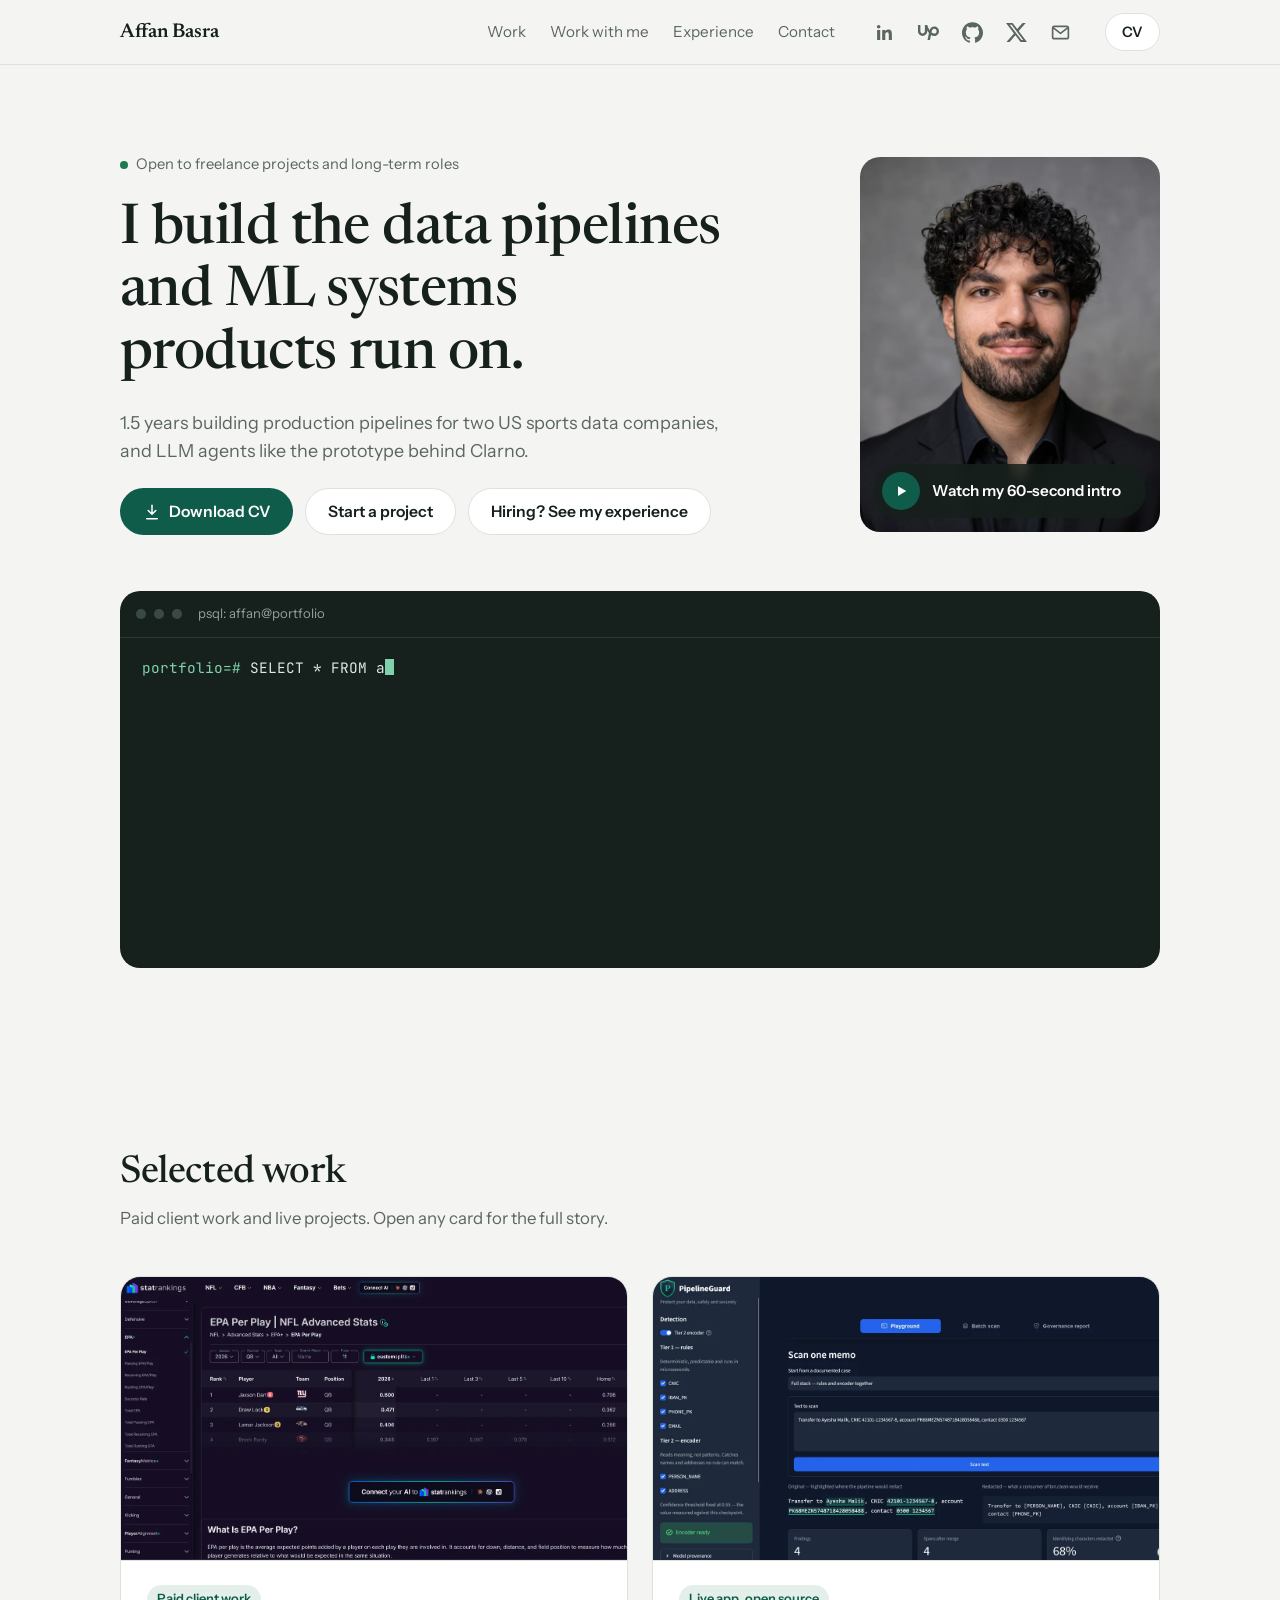
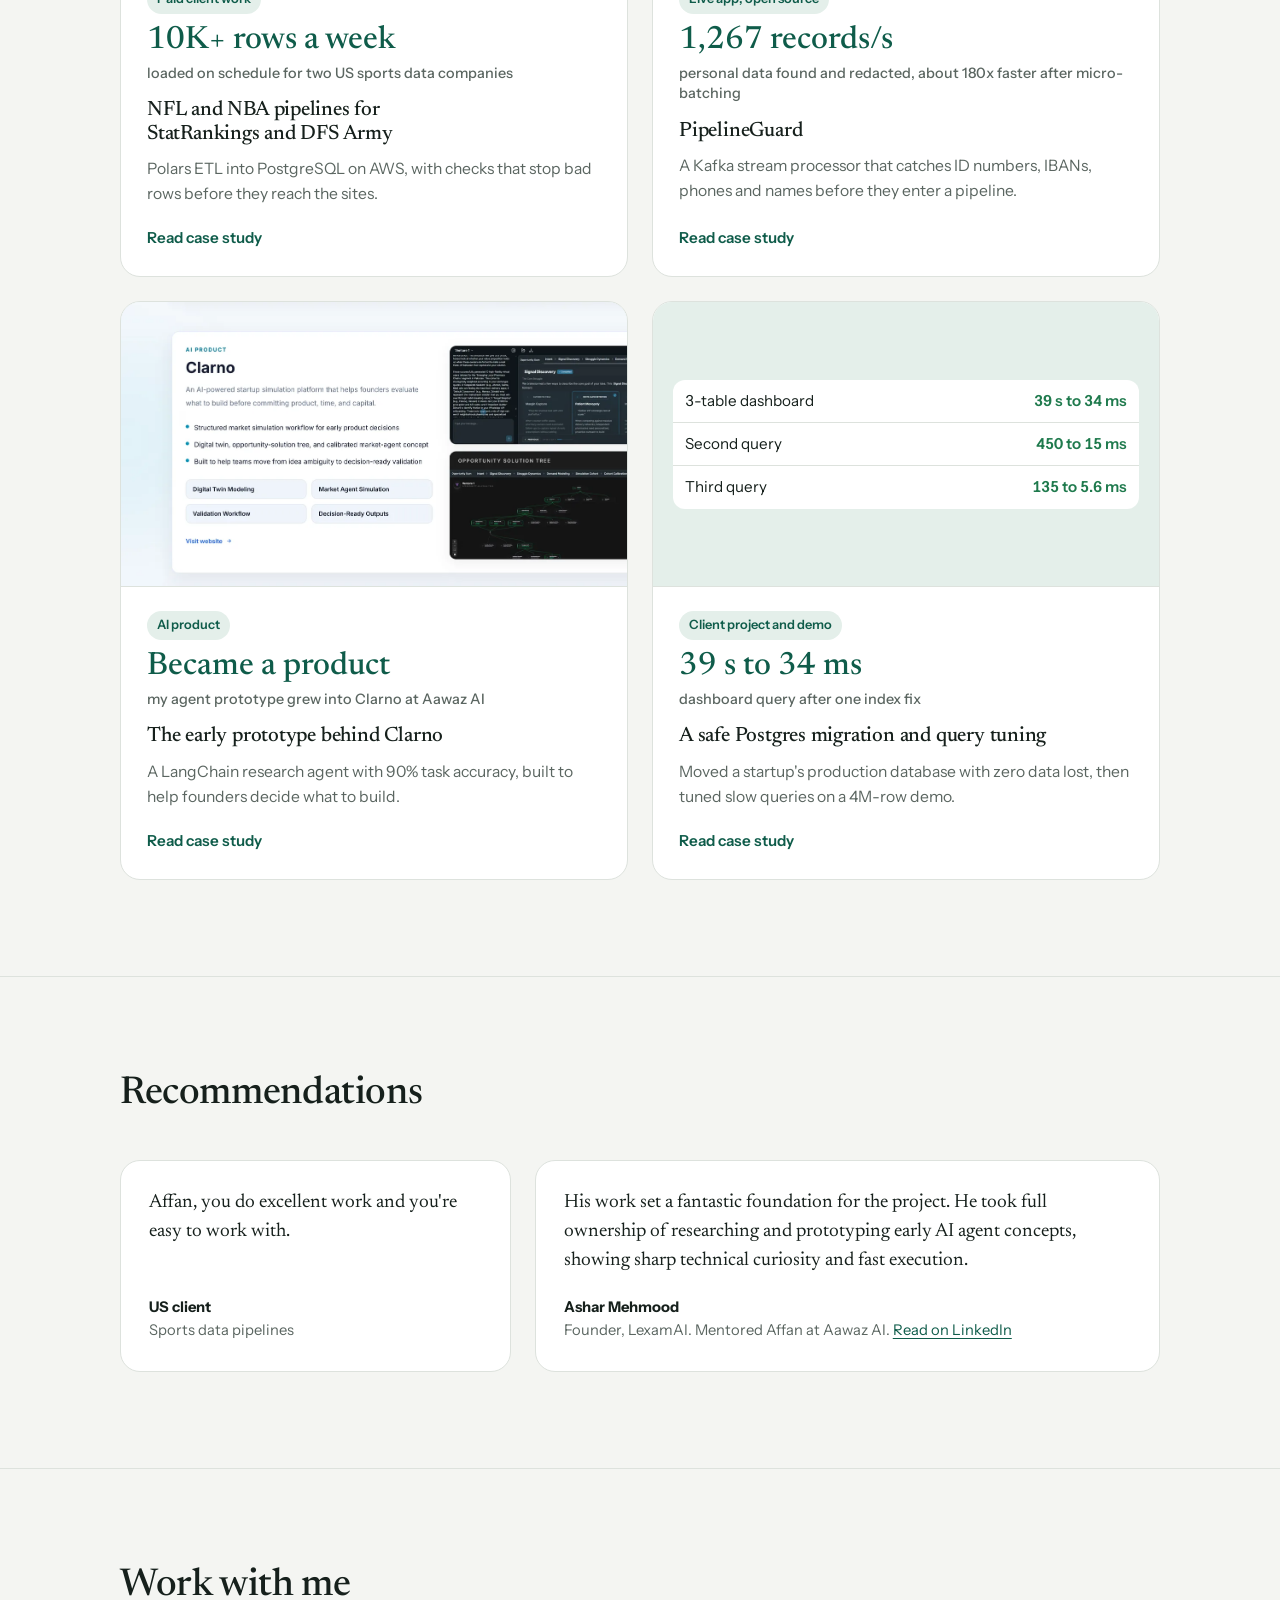
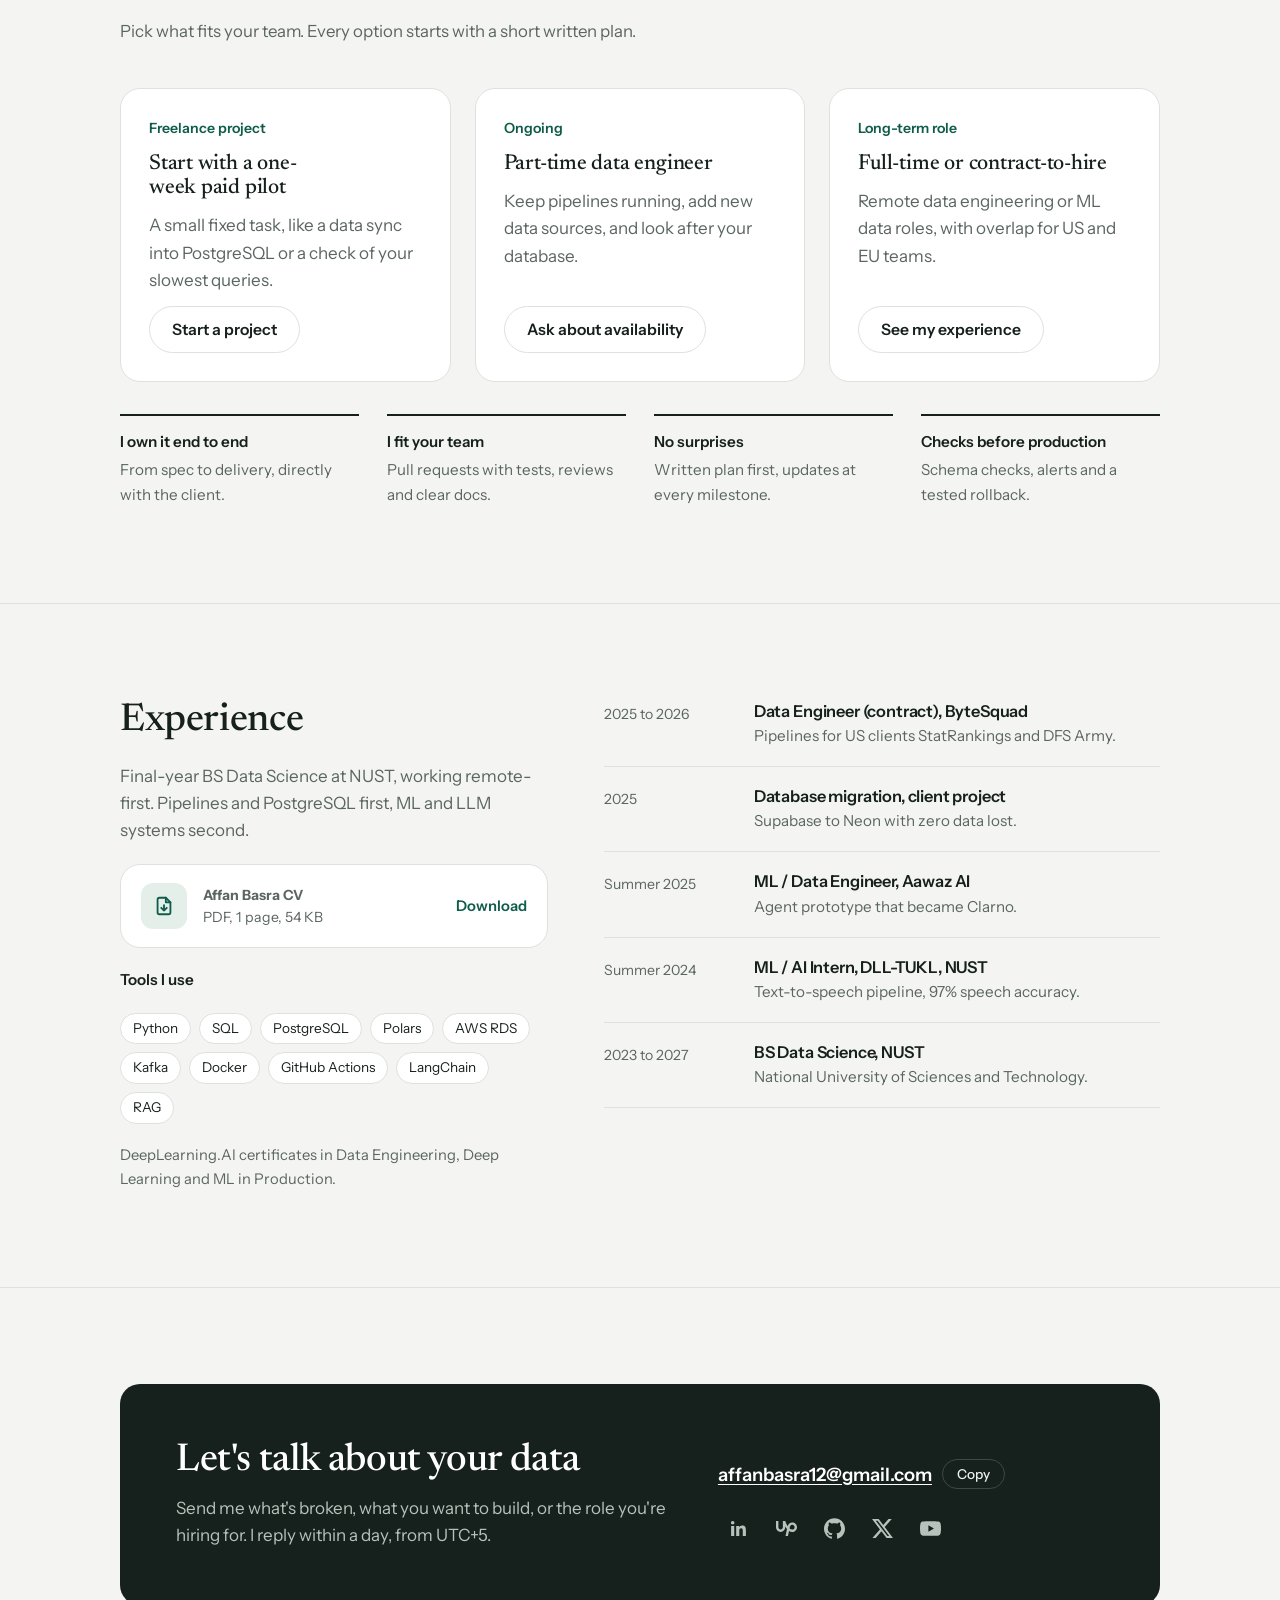
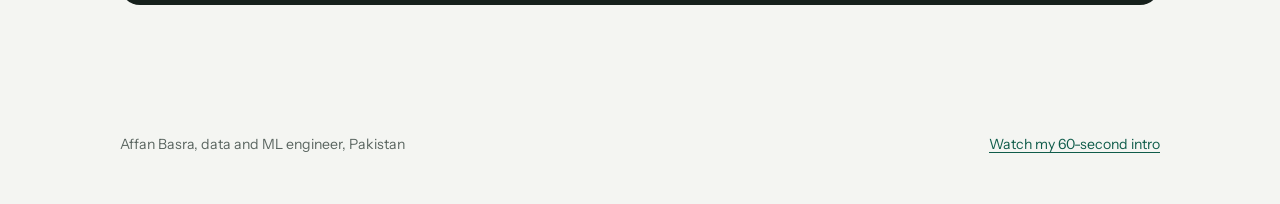
<file: index.html>
<!DOCTYPE html>
<html lang="en">
<head>
<meta charset="utf-8">
<meta name="viewport" content="width=device-width, initial-scale=1, viewport-fit=cover">
<meta name="description" content="Affan Basra, data and ML engineer. I build the data pipelines and ML systems products run on: ETL, PostgreSQL, AWS and LLM agents. Available for freelance projects and long-term roles.">
<meta name="theme-color" content="#f4f5f2">
<title>Affan Basra, Data and ML Engineer</title>
<link rel="preconnect" href="https://fonts.googleapis.com">
<link rel="preconnect" href="https://fonts.gstatic.com" crossorigin>
<link rel="stylesheet" href="https://fonts.googleapis.com/css2?family=Instrument+Sans:wght@400;500;600&family=JetBrains+Mono:wght@400;500&family=Newsreader:opsz,wght@6..72,400;6..72,500;6..72,600&display=swap">
<link rel="stylesheet" href="styles.css?v=8">
</head>
<body>

<nav class="nav" aria-label="Main">
  <div class="wrap">
    <a class="brand" href="#top">Affan Basra</a>
    <div class="navlinks">
      <a href="#work">Work</a><a href="#hire">Work with me</a><a href="#experience">Experience</a><a href="#contact">Contact</a>
    </div>
    <ul class="social nav-social">
      <li><a href="https://www.linkedin.com/in/affan-basra-3038372a6" target="_blank" rel="noopener" aria-label="LinkedIn"><svg viewBox="0 0 24 24" fill="currentColor" aria-hidden="true"><path d="M20.447 20.452h-3.554v-5.569c0-1.328-.027-3.037-1.852-3.037-1.853 0-2.136 1.445-2.136 2.939v5.667H9.351V9h3.414v1.561h.046c.477-.9 1.637-1.85 3.37-1.85 3.601 0 4.267 2.37 4.267 5.455v6.286zM5.337 7.433a2.064 2.064 0 1 1 0-4.128 2.064 2.064 0 0 1 0 4.128zm1.782 13.019H3.555V9h3.564v11.452z"/></svg></a></li>
      <li class="opt"><a href="https://www.upwork.com/freelancers/~01e896744d765ada66" target="_blank" rel="noopener" aria-label="Upwork"><svg viewBox="0 0 24 24" fill="currentColor" aria-hidden="true"><path d="M18.561 13.158c-1.102 0-2.135-.467-3.074-1.227l.228-1.076.008-.042c.207-1.143.849-3.06 2.839-3.06 1.492 0 2.703 1.212 2.703 2.703-.001 1.489-1.212 2.702-2.704 2.702zm0-8.14c-2.539 0-4.51 1.649-5.31 4.366-1.22-1.834-2.148-4.036-2.687-5.892H7.828v7.112c-.002 1.406-1.141 2.546-2.547 2.548-1.405-.002-2.543-1.143-2.545-2.548V3.492H0v7.112c0 2.914 2.37 5.303 5.281 5.303 2.913 0 5.283-2.389 5.283-5.303v-1.19c.529 1.107 1.182 2.229 1.974 3.221l-1.673 7.873h2.797l1.213-5.71c1.063.679 2.285 1.109 3.686 1.109 3 0 5.439-2.452 5.439-5.45 0-3-2.439-5.439-5.439-5.439z"/></svg></a></li>
      <li><a href="https://github.com/AffanBasra" target="_blank" rel="noopener" aria-label="GitHub"><svg viewBox="0 0 24 24" fill="currentColor" aria-hidden="true"><path d="M12 .297c-6.63 0-12 5.373-12 12 0 5.303 3.438 9.8 8.205 11.385.6.113.82-.258.82-.577 0-.285-.01-1.04-.015-2.04-3.338.724-4.042-1.61-4.042-1.61C4.422 18.07 3.633 17.7 3.633 17.7c-1.087-.744.084-.729.084-.729 1.205.084 1.838 1.236 1.838 1.236 1.07 1.835 2.809 1.305 3.495.998.108-.776.417-1.305.76-1.605-2.665-.3-5.466-1.332-5.466-5.93 0-1.31.465-2.38 1.235-3.22-.135-.303-.54-1.523.105-3.176 0 0 1.005-.322 3.3 1.23.96-.267 1.98-.399 3-.405 1.02.006 2.04.138 3 .405 2.28-1.552 3.285-1.23 3.285-1.23.645 1.653.24 2.873.12 3.176.765.84 1.23 1.91 1.23 3.22 0 4.61-2.805 5.625-5.475 5.92.42.36.81 1.096.81 2.22 0 1.606-.015 2.896-.015 3.286 0 .315.21.69.825.57C20.565 22.092 24 17.592 24 12.297c0-6.627-5.373-12-12-12"/></svg></a></li>
      <li class="opt"><a href="https://x.com/AffanBasra12" target="_blank" rel="noopener" aria-label="X (Twitter)"><svg viewBox="0 0 24 24" fill="currentColor" aria-hidden="true"><path d="M18.901 1.153h3.68l-8.04 9.19L24 22.846h-7.406l-5.8-7.584-6.638 7.584H.474l8.6-9.83L0 1.154h7.594l5.243 6.932ZM17.61 20.644h2.039L6.486 3.24H4.298Z"/></svg></a></li>
      <li class="opt"><a href="mailto:affanbasra12@gmail.com" aria-label="Email"><svg viewBox="0 0 24 24" fill="none" stroke="currentColor" stroke-width="1.9" stroke-linecap="round" stroke-linejoin="round" aria-hidden="true"><rect x="3" y="5" width="18" height="14" rx="2"/><path d="m3.5 6.5 8.5 6.5 8.5-6.5"/></svg></a></li>
    </ul>
    <a class="btn btn-ghost nav-cv" href="Affan_Basra_Resume.pdf" target="_blank" rel="noopener">CV</a>
    <button class="menu-btn" type="button" id="menu-btn" aria-expanded="false" aria-controls="menu" aria-label="Open menu"><span></span><span></span><span></span></button>
  </div>
  <div class="menu" id="menu" hidden>
    <div class="wrap">
      <a href="#work">Work</a><a href="#hire">Work with me</a><a href="#experience">Experience</a><a href="#contact">Contact</a>
      <a class="btn btn-primary" href="Affan_Basra_Resume.pdf" target="_blank" rel="noopener">Download CV</a>
      <ul class="social">
      <li><a href="https://www.linkedin.com/in/affan-basra-3038372a6" target="_blank" rel="noopener" aria-label="LinkedIn"><svg viewBox="0 0 24 24" fill="currentColor" aria-hidden="true"><path d="M20.447 20.452h-3.554v-5.569c0-1.328-.027-3.037-1.852-3.037-1.853 0-2.136 1.445-2.136 2.939v5.667H9.351V9h3.414v1.561h.046c.477-.9 1.637-1.85 3.37-1.85 3.601 0 4.267 2.37 4.267 5.455v6.286zM5.337 7.433a2.064 2.064 0 1 1 0-4.128 2.064 2.064 0 0 1 0 4.128zm1.782 13.019H3.555V9h3.564v11.452z"/></svg></a></li>
      <li><a href="https://www.upwork.com/freelancers/~01e896744d765ada66" target="_blank" rel="noopener" aria-label="Upwork"><svg viewBox="0 0 24 24" fill="currentColor" aria-hidden="true"><path d="M18.561 13.158c-1.102 0-2.135-.467-3.074-1.227l.228-1.076.008-.042c.207-1.143.849-3.06 2.839-3.06 1.492 0 2.703 1.212 2.703 2.703-.001 1.489-1.212 2.702-2.704 2.702zm0-8.14c-2.539 0-4.51 1.649-5.31 4.366-1.22-1.834-2.148-4.036-2.687-5.892H7.828v7.112c-.002 1.406-1.141 2.546-2.547 2.548-1.405-.002-2.543-1.143-2.545-2.548V3.492H0v7.112c0 2.914 2.37 5.303 5.281 5.303 2.913 0 5.283-2.389 5.283-5.303v-1.19c.529 1.107 1.182 2.229 1.974 3.221l-1.673 7.873h2.797l1.213-5.71c1.063.679 2.285 1.109 3.686 1.109 3 0 5.439-2.452 5.439-5.45 0-3-2.439-5.439-5.439-5.439z"/></svg></a></li>
      <li><a href="https://github.com/AffanBasra" target="_blank" rel="noopener" aria-label="GitHub"><svg viewBox="0 0 24 24" fill="currentColor" aria-hidden="true"><path d="M12 .297c-6.63 0-12 5.373-12 12 0 5.303 3.438 9.8 8.205 11.385.6.113.82-.258.82-.577 0-.285-.01-1.04-.015-2.04-3.338.724-4.042-1.61-4.042-1.61C4.422 18.07 3.633 17.7 3.633 17.7c-1.087-.744.084-.729.084-.729 1.205.084 1.838 1.236 1.838 1.236 1.07 1.835 2.809 1.305 3.495.998.108-.776.417-1.305.76-1.605-2.665-.3-5.466-1.332-5.466-5.93 0-1.31.465-2.38 1.235-3.22-.135-.303-.54-1.523.105-3.176 0 0 1.005-.322 3.3 1.23.96-.267 1.98-.399 3-.405 1.02.006 2.04.138 3 .405 2.28-1.552 3.285-1.23 3.285-1.23.645 1.653.24 2.873.12 3.176.765.84 1.23 1.91 1.23 3.22 0 4.61-2.805 5.625-5.475 5.92.42.36.81 1.096.81 2.22 0 1.606-.015 2.896-.015 3.286 0 .315.21.69.825.57C20.565 22.092 24 17.592 24 12.297c0-6.627-5.373-12-12-12"/></svg></a></li>
      <li><a href="https://x.com/AffanBasra12" target="_blank" rel="noopener" aria-label="X (Twitter)"><svg viewBox="0 0 24 24" fill="currentColor" aria-hidden="true"><path d="M18.901 1.153h3.68l-8.04 9.19L24 22.846h-7.406l-5.8-7.584-6.638 7.584H.474l8.6-9.83L0 1.154h7.594l5.243 6.932ZM17.61 20.644h2.039L6.486 3.24H4.298Z"/></svg></a></li>
      <li><a href="mailto:affanbasra12@gmail.com" aria-label="Email"><svg viewBox="0 0 24 24" fill="none" stroke="currentColor" stroke-width="1.9" stroke-linecap="round" stroke-linejoin="round" aria-hidden="true"><rect x="3" y="5" width="18" height="14" rx="2"/><path d="m3.5 6.5 8.5 6.5 8.5-6.5"/></svg></a></li>
    </ul>
    </div>
  </div>
</nav>

<main id="top">

  <div class="wrap">
    <header class="hero">
      <div class="hero-text">
        <div class="idrow">
          <img src="affan.webp" alt="" width="640" height="800">
          <div><b>Data and ML engineer</b><span>Based in Lahore, Pakistan</span>
            <button class="intro-pill js-play" type="button"><svg viewBox="0 0 24 24" fill="currentColor" aria-hidden="true"><path d="M8 5.5v13l11-6.5z"/></svg>Watch 60-sec intro</button></div>
        </div>
        <span class="avail">Open to freelance projects and long-term roles</span>
        <h1>I build the data pipelines and ML systems products run on.</h1>
        <p class="lead">1.5 years building production pipelines for two US sports data companies, and LLM agents like the prototype behind Clarno.</p>
        <div class="actions">
          <a class="btn btn-primary" href="Affan_Basra_Resume.pdf" target="_blank" rel="noopener">
            <svg viewBox="0 0 24 24" fill="none" stroke="currentColor" stroke-width="2" stroke-linecap="round" stroke-linejoin="round" aria-hidden="true"><path d="M12 3v12M7 10l5 5 5-5M5 21h14"/></svg>
            Download CV
          </a>
          <a class="btn btn-ghost" href="#contact">Start a project</a>
          <a class="btn btn-ghost" href="#experience"><span class="long">Hiring? See my experience</span><span class="short">I'm hiring</span></a>
        </div>
      </div>
      <button class="photo js-play" type="button" id="play-intro" aria-label="Play my 60-second intro video">
        <img src="affan.webp" alt="Affan Basra" width="640" height="800">
        <span class="play"><svg viewBox="0 0 24 24" fill="currentColor" aria-hidden="true"><path d="M8 5.5v13l11-6.5z"/></svg><span class="play-text">Watch my 60-second intro</span></span>
      </button>
      <div class="q hero-query" id="q">
        <div class="q-bar"><i></i><i></i><i></i><span>psql: affan@portfolio</span></div>
        <div class="q-body" aria-live="off"><div><span class="q-prompt">portfolio=#</span> <span id="typed"></span><span class="q-cursor" id="cursor"></span></div><div class="q-out" id="out"></div></div>
      </div>
    </header>
  </div>

  <section id="work" aria-labelledby="work-h">
    <div class="wrap">
      <div class="head">
        <h2 id="work-h">Selected work</h2>
        <p>Paid client work and live projects. Open any card for the full story.</p>
      </div>
      <div class="projects">

        <a class="pcard" href="sports-pipelines.html">
          <div class="shot"><img src="statrankings-epa.webp" alt="" width="1400" height="724" loading="lazy"></div>
          <div class="body">
            <span class="tag">Paid client work</span>
            <div class="hook">10K+ rows a week<span>loaded on schedule for two US sports data companies</span></div>
            <h3>NFL and NBA pipelines for StatRankings and DFS Army</h3>
            <p>Polars ETL into PostgreSQL on AWS, with checks that stop bad rows before they reach the sites.</p>
            <span class="more">Read case study</span>
          </div>
        </a>

        <a class="pcard" href="pipelineguard.html">
          <div class="shot"><img src="pipelineguard-playground.webp" alt="" width="1400" height="728" loading="lazy"></div>
          <div class="body">
            <span class="tag">Live app, open source</span>
            <div class="hook">1,267 records/s<span>personal data found and redacted, about 180x faster after micro-batching</span></div>
            <h3>PipelineGuard</h3>
            <p>A Kafka stream processor that catches ID numbers, IBANs, phones and names before they enter a pipeline.</p>
            <span class="more">Read case study</span>
          </div>
        </a>

        <a class="pcard" href="clarno.html">
          <div class="shot"><img src="clarno-card.webp" alt="" width="1400" height="664" loading="lazy"></div>
          <div class="body">
            <span class="tag">AI product</span>
            <div class="hook">Became a product<span>my agent prototype grew into Clarno at Aawaz AI</span></div>
            <h3>The early prototype behind Clarno</h3>
            <p>A LangChain research agent with 90% task accuracy, built to help founders decide what to build.</p>
            <span class="more">Read case study</span>
          </div>
        </a>

        <a class="pcard" href="postgres-tuning.html">
          <div class="shot table">
            <table class="mini"><tbody><tr><td>3-table dashboard</td><td>39 s to 34 ms</td></tr>
              <tr><td>Second query</td><td>450 to 15 ms</td></tr>
              <tr><td>Third query</td><td>135 to 5.6 ms</td></tr></tbody>
            </table>
          </div>
          <div class="body">
            <span class="tag">Client project and demo</span>
            <div class="hook">39 s to 34 ms<span>dashboard query after one index fix</span></div>
            <h3>A safe Postgres migration and query tuning</h3>
            <p>Moved a startup's production database with zero data lost, then tuned slow queries on a 4M-row demo.</p>
            <span class="more">Read case study</span>
          </div>
        </a>

      </div>
    </div>
  </section>

  <section id="praise" aria-labelledby="praise-h">
    <div class="wrap">
      <div class="head"><h2 id="praise-h">Recommendations</h2></div>
      <div class="quotes">
        <figure class="quote">
          <blockquote>Affan, you do excellent work and you're easy to work with.</blockquote>
          <figcaption><b>US client</b>Sports data pipelines</figcaption>
        </figure>
        <figure class="quote">
          <blockquote>His work set a fantastic foundation for the project. He took full ownership of researching and prototyping early AI agent concepts, showing sharp technical curiosity and fast execution.</blockquote>
          <figcaption><b>Ashar Mehmood</b>Founder, LexamAI. Mentored Affan at Aawaz AI. <a href="https://www.linkedin.com/in/affan-basra-3038372a6" target="_blank" rel="noopener">Read on LinkedIn</a></figcaption>
        </figure>
      </div>
    </div>
  </section>

  <section id="hire" aria-labelledby="hire-h">
    <div class="wrap">
      <div class="head">
        <h2 id="hire-h">Work with me</h2>
        <p>Pick what fits your team. Every option starts with a short written plan.</p>
      </div>
      <div class="ways">
        <a class="way" href="#contact">
          <span class="k">Freelance project</span>
          <h3>Start with a one-week paid pilot</h3>
          <p>A small fixed task, like a data sync into PostgreSQL or a check of your slowest queries.</p>
          <span class="btn btn-ghost">Start a project</span>
        </a>
        <a class="way" href="#contact">
          <span class="k">Ongoing</span>
          <h3>Part-time data engineer</h3>
          <p>Keep pipelines running, add new data sources, and look after your database.</p>
          <span class="btn btn-ghost">Ask about availability</span>
        </a>
        <a class="way" href="#experience">
          <span class="k">Long-term role</span>
          <h3>Full-time or contract-to-hire</h3>
          <p>Remote data engineering or ML data roles, with overlap for US and EU teams.</p>
          <span class="btn btn-ghost">See my experience</span>
        </a>
      </div>
      <ul class="habits">
        <li><b>I own it end to end</b>From spec to delivery, directly with the client.</li>
        <li><b>I fit your team</b>Pull requests with tests, reviews and clear docs.</li>
        <li><b>No surprises</b>Written plan first, updates at every milestone.</li>
        <li><b>Checks before production</b>Schema checks, alerts and a tested rollback.</li>
      </ul>
    </div>
  </section>

  <section id="experience" aria-labelledby="exp-h">
    <div class="wrap exp">
      <div class="exp-side">
        <h2 id="exp-h">Experience</h2>
        <p>Final-year BS Data Science at NUST, working remote-first. Pipelines and PostgreSQL first, ML and LLM systems second.</p>
        <a class="cvcard" href="Affan_Basra_Resume.pdf" target="_blank" rel="noopener">
          <span class="ic"><svg viewBox="0 0 24 24" fill="none" stroke="currentColor" stroke-width="2" stroke-linecap="round" stroke-linejoin="round" aria-hidden="true"><path d="M14 3H7a2 2 0 0 0-2 2v14a2 2 0 0 0 2 2h10a2 2 0 0 0 2-2V8z"/><path d="M14 3v5h5M12 11v6M9 14l3 3 3-3"/></svg></span>
          <span><b>Affan Basra CV</b><span>PDF, 1 page, 54 KB</span></span>
          <span class="dl">Download</span>
        </a>
        <div class="small-h">Tools I use</div>
        <div class="chips"><span class="chip">Python</span><span class="chip">SQL</span><span class="chip">PostgreSQL</span><span class="chip">Polars</span><span class="chip">AWS RDS</span><span class="chip">Kafka</span><span class="chip">Docker</span><span class="chip">GitHub Actions</span><span class="chip">LangChain</span><span class="chip">RAG</span></div>
        <p class="muted" style="font-size:.92rem">DeepLearning.AI certificates in Data Engineering, Deep Learning and ML in Production.</p>
      </div>
      <ol class="timeline">
        <li><span class="when">2025 to 2026</span><div><h3>Data Engineer (contract), ByteSquad</h3><p>Pipelines for US clients StatRankings and DFS Army.</p></div></li>
        <li><span class="when">2025</span><div><h3>Database migration, client project</h3><p>Supabase to Neon with zero data lost.</p></div></li>
        <li><span class="when">Summer 2025</span><div><h3>ML / Data Engineer, Aawaz AI</h3><p>Agent prototype that became Clarno.</p></div></li>
        <li><span class="when">Summer 2024</span><div><h3>ML / AI Intern, DLL-TUKL, NUST</h3><p>Text-to-speech pipeline, 97% speech accuracy.</p></div></li>
        <li><span class="when">2023 to 2027</span><div><h3>BS Data Science, NUST</h3><p>National University of Sciences and Technology.</p></div></li>
      </ol>
    </div>
  </section>

  <section id="contact" aria-labelledby="contact-h">
    <div class="wrap">
      <div class="contact">
        <div>
          <h2 id="contact-h">Let's talk about your data</h2>
          <p>Send me what's broken, what you want to build, or the role you're hiring for. I reply within a day, from UTC+5.</p>
        </div>
        <div class="right">
          <div class="email"><a id="email" href="mailto:affanbasra12@gmail.com">affanbasra12@gmail.com</a><button class="copy" type="button" id="copy-email">Copy</button></div>
          <ul class="social">
            <li><a href="https://www.linkedin.com/in/affan-basra-3038372a6" target="_blank" rel="noopener" aria-label="LinkedIn"><svg viewBox="0 0 24 24" fill="currentColor" aria-hidden="true"><path d="M20.447 20.452h-3.554v-5.569c0-1.328-.027-3.037-1.852-3.037-1.853 0-2.136 1.445-2.136 2.939v5.667H9.351V9h3.414v1.561h.046c.477-.9 1.637-1.85 3.37-1.85 3.601 0 4.267 2.37 4.267 5.455v6.286zM5.337 7.433a2.064 2.064 0 1 1 0-4.128 2.064 2.064 0 0 1 0 4.128zm1.782 13.019H3.555V9h3.564v11.452z"/></svg></a></li>
            <li><a href="https://www.upwork.com/freelancers/~01e896744d765ada66" target="_blank" rel="noopener" aria-label="Upwork"><svg viewBox="0 0 24 24" fill="currentColor" aria-hidden="true"><path d="M18.561 13.158c-1.102 0-2.135-.467-3.074-1.227l.228-1.076.008-.042c.207-1.143.849-3.06 2.839-3.06 1.492 0 2.703 1.212 2.703 2.703-.001 1.489-1.212 2.702-2.704 2.702zm0-8.14c-2.539 0-4.51 1.649-5.31 4.366-1.22-1.834-2.148-4.036-2.687-5.892H7.828v7.112c-.002 1.406-1.141 2.546-2.547 2.548-1.405-.002-2.543-1.143-2.545-2.548V3.492H0v7.112c0 2.914 2.37 5.303 5.281 5.303 2.913 0 5.283-2.389 5.283-5.303v-1.19c.529 1.107 1.182 2.229 1.974 3.221l-1.673 7.873h2.797l1.213-5.71c1.063.679 2.285 1.109 3.686 1.109 3 0 5.439-2.452 5.439-5.45 0-3-2.439-5.439-5.439-5.439z"/></svg></a></li>
            <li><a href="https://github.com/AffanBasra" target="_blank" rel="noopener" aria-label="GitHub"><svg viewBox="0 0 24 24" fill="currentColor" aria-hidden="true"><path d="M12 .297c-6.63 0-12 5.373-12 12 0 5.303 3.438 9.8 8.205 11.385.6.113.82-.258.82-.577 0-.285-.01-1.04-.015-2.04-3.338.724-4.042-1.61-4.042-1.61C4.422 18.07 3.633 17.7 3.633 17.7c-1.087-.744.084-.729.084-.729 1.205.084 1.838 1.236 1.838 1.236 1.07 1.835 2.809 1.305 3.495.998.108-.776.417-1.305.76-1.605-2.665-.3-5.466-1.332-5.466-5.93 0-1.31.465-2.38 1.235-3.22-.135-.303-.54-1.523.105-3.176 0 0 1.005-.322 3.3 1.23.96-.267 1.98-.399 3-.405 1.02.006 2.04.138 3 .405 2.28-1.552 3.285-1.23 3.285-1.23.645 1.653.24 2.873.12 3.176.765.84 1.23 1.91 1.23 3.22 0 4.61-2.805 5.625-5.475 5.92.42.36.81 1.096.81 2.22 0 1.606-.015 2.896-.015 3.286 0 .315.21.69.825.57C20.565 22.092 24 17.592 24 12.297c0-6.627-5.373-12-12-12"/></svg></a></li>
          <li><a href="https://x.com/AffanBasra12" target="_blank" rel="noopener" aria-label="X (Twitter)"><svg viewBox="0 0 24 24" fill="currentColor" aria-hidden="true"><path d="M18.901 1.153h3.68l-8.04 9.19L24 22.846h-7.406l-5.8-7.584-6.638 7.584H.474l8.6-9.83L0 1.154h7.594l5.243 6.932ZM17.61 20.644h2.039L6.486 3.24H4.298Z"/></svg></a></li>
            <li><a href="https://youtu.be/aiphAPT_cVM" target="_blank" rel="noopener" aria-label="60-second intro video on YouTube"><svg viewBox="0 0 24 24" fill="currentColor" aria-hidden="true"><path d="M23.5 6.2a3 3 0 0 0-2.1-2.1C19.5 3.6 12 3.6 12 3.6s-7.5 0-9.4.5A3 3 0 0 0 .5 6.2 31 31 0 0 0 0 12a31 31 0 0 0 .5 5.8 3 3 0 0 0 2.1 2.1c1.9.5 9.4.5 9.4.5s7.5 0 9.4-.5a3 3 0 0 0 2.1-2.1A31 31 0 0 0 24 12a31 31 0 0 0-.5-5.8zM9.6 15.6V8.4l6.3 3.6-6.3 3.6z"/></svg></a></li>
          </ul>
        </div>
      </div>
    </div>
  </section>

</main>
<footer><div class="wrap"><span>Affan Basra, data and ML engineer, Pakistan</span><a href="https://youtu.be/aiphAPT_cVM" target="_blank" rel="noopener">Watch my 60-second intro</a></div></footer>

<dialog class="video" id="intro-dialog" aria-labelledby="video-title">
  <h2 id="video-title" class="sr-only">60-second intro video</h2>
  <div class="video-box">
    <button class="video-close" type="button" id="close-intro" aria-label="Close video">&times;</button>
    <div class="video-frame" id="video-frame"></div>
    <a class="video-alt" href="https://youtu.be/aiphAPT_cVM" target="_blank" rel="noopener">Video not playing? Watch it on YouTube</a>
  </div>
</dialog>

<script>
document.getElementById('copy-email').addEventListener('click', function(){
  var b = this, t = document.getElementById('email').textContent;
  function done(){ b.textContent = 'Copied'; setTimeout(function(){ b.textContent = 'Copy'; }, 1800); }
  try { navigator.clipboard.writeText(t).then(done, function(){ b.textContent = 'Copy failed'; }); } catch(e){ b.textContent = 'Copy failed'; }
});

(function(){
  var d=document.getElementById('intro-dialog'), f=document.getElementById('video-frame');
  function open(){
    if(location.protocol==='file:'){ window.open('https://youtu.be/aiphAPT_cVM','_blank','noopener'); return; }
    f.innerHTML='<iframe src="https://www.youtube-nocookie.com/embed/aiphAPT_cVM?autoplay=1&rel=0&playsinline=1" referrerpolicy="strict-origin-when-cross-origin" title="Affan Basra 60-second intro" allow="autoplay; encrypted-media; picture-in-picture" allowfullscreen></iframe>';
    if(d.showModal){ d.showModal(); } else { window.open('https://youtu.be/aiphAPT_cVM','_blank'); }
  }
  function close(){ d.close(); }
  document.querySelectorAll('.js-play').forEach(function(b){ b.addEventListener('click',open); });
  document.getElementById('close-intro').addEventListener('click',close);
  d.addEventListener('click',function(e){ if(e.target===d) close(); });
  d.addEventListener('close',function(){ f.innerHTML=''; });
})();

(function(){
  var queries=[
    {sql:'SELECT * FROM affan;', cols:['key','value'], rows:[
      ['role','Data engineer, ML on the side'],
      ['based_in','Lahore, Pakistan'],
      ['ships','Pipelines, Postgres, LLM tools'],
      ['clients','StatRankings, DFS Army'],
      ['studying','BS Data Science, NUST (2027)'],
      ['fuel','chai'],
      ['status','open to work']]},
    {sql:'SELECT project, result FROM work ORDER BY impact DESC LIMIT 3;', cols:['project','result'], rows:[
      ['sports_pipelines','10K+ rows/week, 2 US clients'],
      ['pipelineguard','1,267 records/s, 509 tests'],
      ['postgres_tuning','39 s to 34 ms']]},
    {sql:"SELECT open_to FROM availability WHERE status = 'now';", cols:['open_to'], rows:[
      ['freelance projects'],['part-time data engineering'],['full-time remote roles']]}
  ];
  var typed=document.getElementById('typed'), out=document.getElementById('out'), cursor=document.getElementById('cursor'), card=document.getElementById('q');
  var reduce=matchMedia('(prefers-reduced-motion: reduce)').matches, visible=false, qi=0, timer=null;
  function pad(x,n){ x=String(x); while(x.length<n) x+=' '; return x; }
  function esc(x){ return String(x).replace(/&/g,'&amp;').replace(/</g,'&lt;'); }
  function render(q,upto){
    var w=q.cols.map(function(c,i){ return Math.max(c.length, Math.max.apply(null,q.rows.map(function(r){return r[i].length;}))); });
    var h='<span class="k"> '+q.cols.map(function(c,i){return pad(c,w[i]);}).join(' | ')+'\n'+w.map(function(n){return '-'.repeat(n+2);}).join('+')+'</span>\n';
    for(var r=0;r<upto;r++) h+=' '+q.rows[r].map(function(v,i){ return (i===0&&q.cols.length>1?'<span class="k">':'<span class="hi">')+esc(pad(v,w[i]))+'</span>'; }).join(' | ')+'\n';
    if(upto===q.rows.length) h+='<span class="muted2">('+q.rows.length+' rows)</span>';
    out.innerHTML=h;
  }
  function wait(ms,fn){ timer=setTimeout(function tick(){ if(!visible){ timer=setTimeout(tick,300); return; } fn(); },ms); }
  function run(){
    var q=queries[qi], i=0; typed.textContent=''; out.innerHTML=''; cursor.style.display='inline-block';
    if(reduce){ typed.textContent=q.sql; cursor.style.display='none'; render(q,q.rows.length); return; }
    (function type(){
      if(i<q.sql.length){ typed.textContent+=q.sql[i++]; wait(45+Math.random()*45,type); return; }
      cursor.style.display='none'; var r=0;
      (function line(){
        render(q,r);
        if(r<q.rows.length){ r++; wait(110,line); return; }
        qi=(qi+1)%queries.length;
        wait(4200,run);
      })();
    })();
  }
  new IntersectionObserver(function(es){ var was=visible; visible=es[0].isIntersecting; if(visible&&!was&&!timer) run(); },{threshold:.2}).observe(card);
})();
</script>
<script src="site.js"></script>
</body>
</html>
</file>
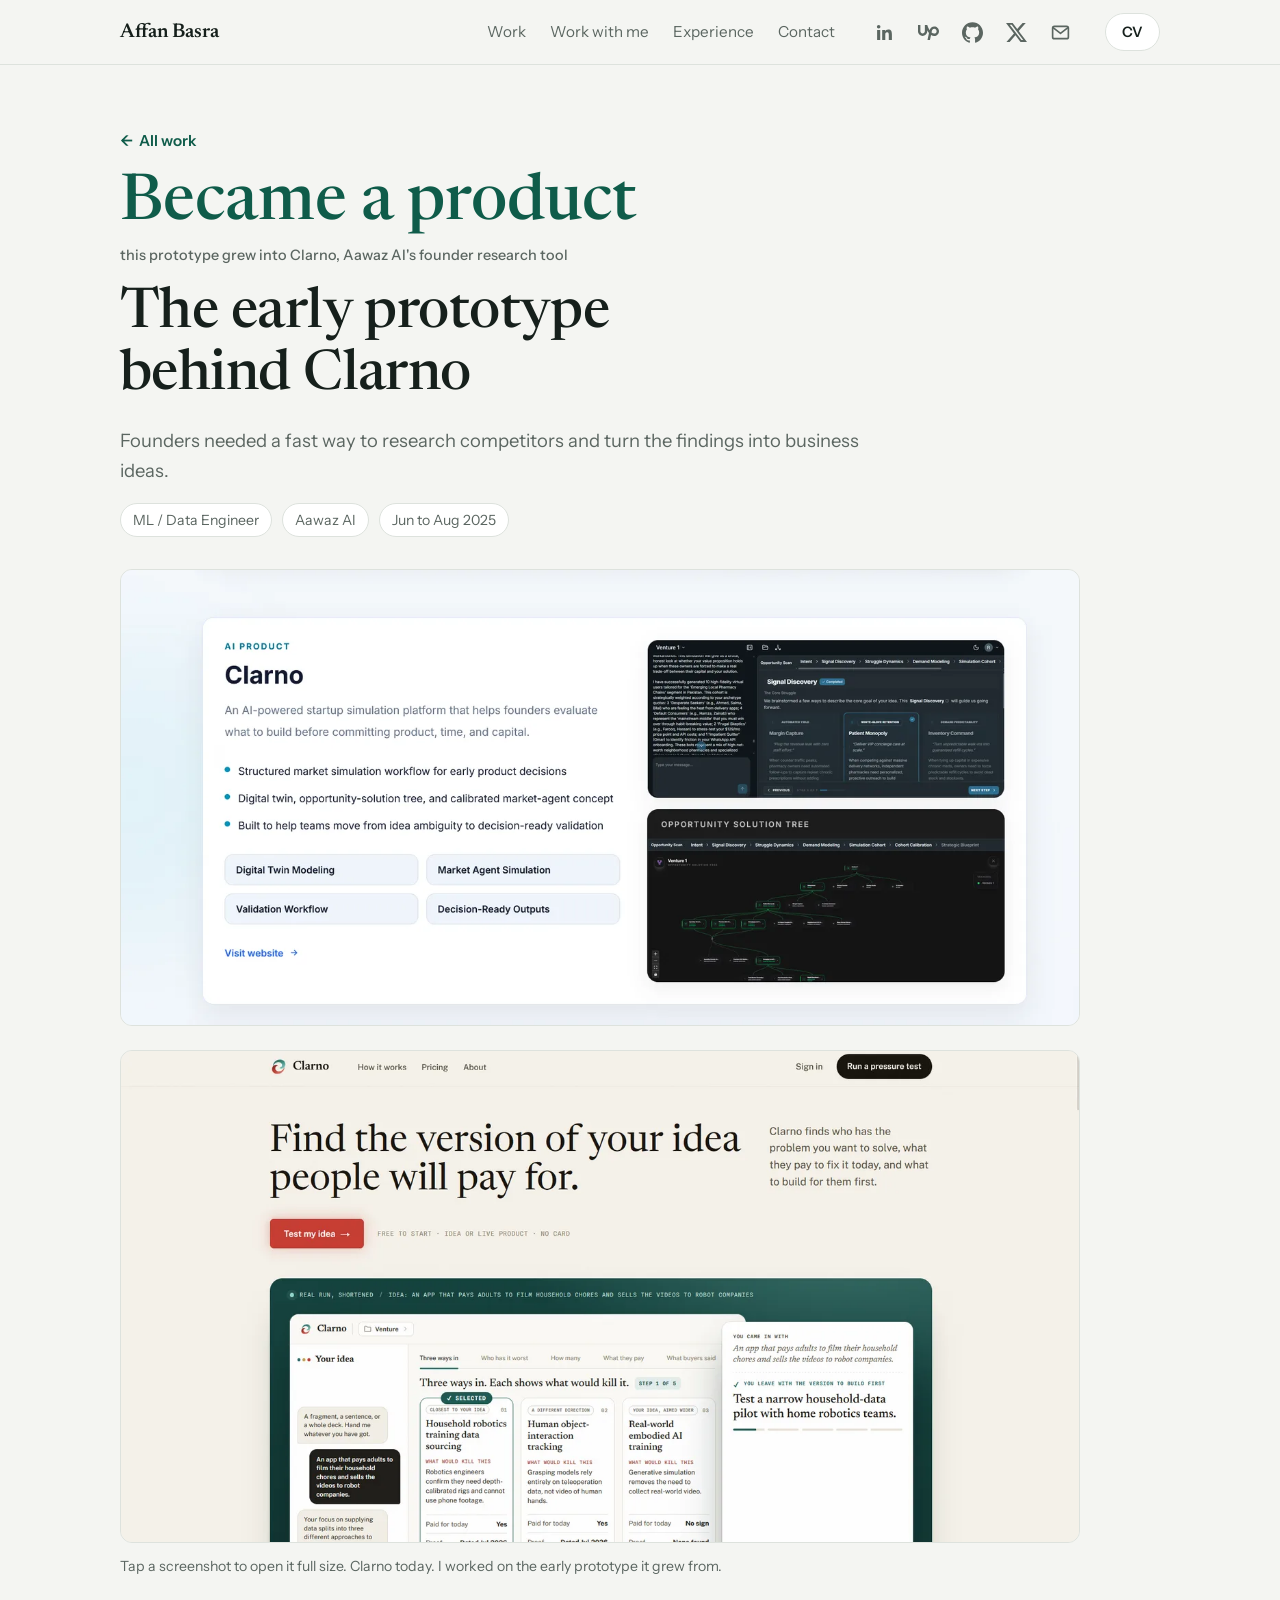
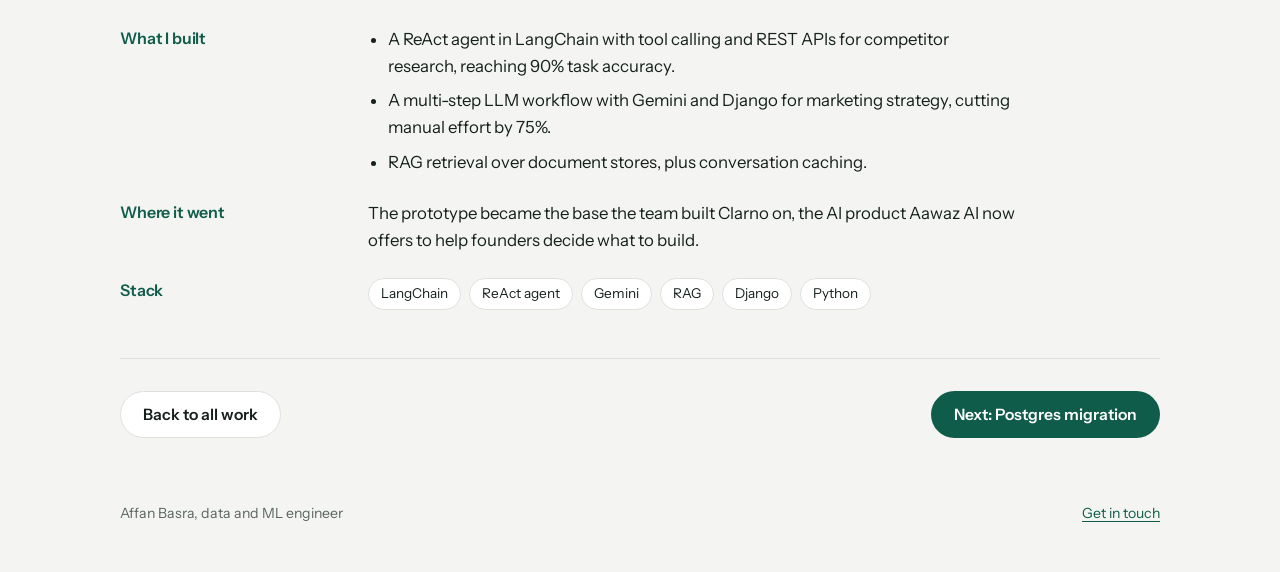
<file: clarno.html>
<!DOCTYPE html>
<html lang="en">
<head>
<meta charset="utf-8">
<meta name="viewport" content="width=device-width, initial-scale=1, viewport-fit=cover">
<meta name="description" content="Case study: a LangChain research agent prototype at Aawaz AI that grew into Clarno.">
<meta name="theme-color" content="#f4f5f2">
<title>The early prototype behind Clarno | Affan Basra</title>
<link rel="preconnect" href="https://fonts.googleapis.com">
<link rel="preconnect" href="https://fonts.gstatic.com" crossorigin>
<link rel="stylesheet" href="https://fonts.googleapis.com/css2?family=Instrument+Sans:wght@400;500;600&family=Newsreader:opsz,wght@6..72,400;6..72,500;6..72,600&display=swap">
<link rel="stylesheet" href="styles.css?v=8">
</head>
<body>
<nav class="nav" aria-label="Main">
  <div class="wrap">
    <a class="brand" href="index.html">Affan Basra</a>
    <div class="navlinks">
      <a href="index.html#work">Work</a><a href="index.html#hire">Work with me</a><a href="index.html#experience">Experience</a><a href="index.html#contact">Contact</a>
    </div>
    <ul class="social nav-social">
      <li><a href="https://www.linkedin.com/in/affan-basra-3038372a6" target="_blank" rel="noopener" aria-label="LinkedIn"><svg viewBox="0 0 24 24" fill="currentColor" aria-hidden="true"><path d="M20.447 20.452h-3.554v-5.569c0-1.328-.027-3.037-1.852-3.037-1.853 0-2.136 1.445-2.136 2.939v5.667H9.351V9h3.414v1.561h.046c.477-.9 1.637-1.85 3.37-1.85 3.601 0 4.267 2.37 4.267 5.455v6.286zM5.337 7.433a2.064 2.064 0 1 1 0-4.128 2.064 2.064 0 0 1 0 4.128zm1.782 13.019H3.555V9h3.564v11.452z"/></svg></a></li>
      <li class="opt"><a href="https://www.upwork.com/freelancers/~01e896744d765ada66" target="_blank" rel="noopener" aria-label="Upwork"><svg viewBox="0 0 24 24" fill="currentColor" aria-hidden="true"><path d="M18.561 13.158c-1.102 0-2.135-.467-3.074-1.227l.228-1.076.008-.042c.207-1.143.849-3.06 2.839-3.06 1.492 0 2.703 1.212 2.703 2.703-.001 1.489-1.212 2.702-2.704 2.702zm0-8.14c-2.539 0-4.51 1.649-5.31 4.366-1.22-1.834-2.148-4.036-2.687-5.892H7.828v7.112c-.002 1.406-1.141 2.546-2.547 2.548-1.405-.002-2.543-1.143-2.545-2.548V3.492H0v7.112c0 2.914 2.37 5.303 5.281 5.303 2.913 0 5.283-2.389 5.283-5.303v-1.19c.529 1.107 1.182 2.229 1.974 3.221l-1.673 7.873h2.797l1.213-5.71c1.063.679 2.285 1.109 3.686 1.109 3 0 5.439-2.452 5.439-5.45 0-3-2.439-5.439-5.439-5.439z"/></svg></a></li>
      <li><a href="https://github.com/AffanBasra" target="_blank" rel="noopener" aria-label="GitHub"><svg viewBox="0 0 24 24" fill="currentColor" aria-hidden="true"><path d="M12 .297c-6.63 0-12 5.373-12 12 0 5.303 3.438 9.8 8.205 11.385.6.113.82-.258.82-.577 0-.285-.01-1.04-.015-2.04-3.338.724-4.042-1.61-4.042-1.61C4.422 18.07 3.633 17.7 3.633 17.7c-1.087-.744.084-.729.084-.729 1.205.084 1.838 1.236 1.838 1.236 1.07 1.835 2.809 1.305 3.495.998.108-.776.417-1.305.76-1.605-2.665-.3-5.466-1.332-5.466-5.93 0-1.31.465-2.38 1.235-3.22-.135-.303-.54-1.523.105-3.176 0 0 1.005-.322 3.3 1.23.96-.267 1.98-.399 3-.405 1.02.006 2.04.138 3 .405 2.28-1.552 3.285-1.23 3.285-1.23.645 1.653.24 2.873.12 3.176.765.84 1.23 1.91 1.23 3.22 0 4.61-2.805 5.625-5.475 5.92.42.36.81 1.096.81 2.22 0 1.606-.015 2.896-.015 3.286 0 .315.21.69.825.57C20.565 22.092 24 17.592 24 12.297c0-6.627-5.373-12-12-12"/></svg></a></li>
      <li class="opt"><a href="https://x.com/AffanBasra12" target="_blank" rel="noopener" aria-label="X (Twitter)"><svg viewBox="0 0 24 24" fill="currentColor" aria-hidden="true"><path d="M18.901 1.153h3.68l-8.04 9.19L24 22.846h-7.406l-5.8-7.584-6.638 7.584H.474l8.6-9.83L0 1.154h7.594l5.243 6.932ZM17.61 20.644h2.039L6.486 3.24H4.298Z"/></svg></a></li>
      <li class="opt"><a href="mailto:affanbasra12@gmail.com" aria-label="Email"><svg viewBox="0 0 24 24" fill="none" stroke="currentColor" stroke-width="1.9" stroke-linecap="round" stroke-linejoin="round" aria-hidden="true"><rect x="3" y="5" width="18" height="14" rx="2"/><path d="m3.5 6.5 8.5 6.5 8.5-6.5"/></svg></a></li>
    </ul>
    <a class="btn btn-ghost nav-cv" href="Affan_Basra_Resume.pdf" target="_blank" rel="noopener">CV</a>
    <button class="menu-btn" type="button" id="menu-btn" aria-expanded="false" aria-controls="menu" aria-label="Open menu"><span></span><span></span><span></span></button>
  </div>
  <div class="menu" id="menu" hidden>
    <div class="wrap">
      <a href="index.html#work">Work</a><a href="index.html#hire">Work with me</a><a href="index.html#experience">Experience</a><a href="index.html#contact">Contact</a>
      <a class="btn btn-primary" href="Affan_Basra_Resume.pdf" target="_blank" rel="noopener">Download CV</a>
      <ul class="social">
      <li><a href="https://www.linkedin.com/in/affan-basra-3038372a6" target="_blank" rel="noopener" aria-label="LinkedIn"><svg viewBox="0 0 24 24" fill="currentColor" aria-hidden="true"><path d="M20.447 20.452h-3.554v-5.569c0-1.328-.027-3.037-1.852-3.037-1.853 0-2.136 1.445-2.136 2.939v5.667H9.351V9h3.414v1.561h.046c.477-.9 1.637-1.85 3.37-1.85 3.601 0 4.267 2.37 4.267 5.455v6.286zM5.337 7.433a2.064 2.064 0 1 1 0-4.128 2.064 2.064 0 0 1 0 4.128zm1.782 13.019H3.555V9h3.564v11.452z"/></svg></a></li>
      <li><a href="https://www.upwork.com/freelancers/~01e896744d765ada66" target="_blank" rel="noopener" aria-label="Upwork"><svg viewBox="0 0 24 24" fill="currentColor" aria-hidden="true"><path d="M18.561 13.158c-1.102 0-2.135-.467-3.074-1.227l.228-1.076.008-.042c.207-1.143.849-3.06 2.839-3.06 1.492 0 2.703 1.212 2.703 2.703-.001 1.489-1.212 2.702-2.704 2.702zm0-8.14c-2.539 0-4.51 1.649-5.31 4.366-1.22-1.834-2.148-4.036-2.687-5.892H7.828v7.112c-.002 1.406-1.141 2.546-2.547 2.548-1.405-.002-2.543-1.143-2.545-2.548V3.492H0v7.112c0 2.914 2.37 5.303 5.281 5.303 2.913 0 5.283-2.389 5.283-5.303v-1.19c.529 1.107 1.182 2.229 1.974 3.221l-1.673 7.873h2.797l1.213-5.71c1.063.679 2.285 1.109 3.686 1.109 3 0 5.439-2.452 5.439-5.45 0-3-2.439-5.439-5.439-5.439z"/></svg></a></li>
      <li><a href="https://github.com/AffanBasra" target="_blank" rel="noopener" aria-label="GitHub"><svg viewBox="0 0 24 24" fill="currentColor" aria-hidden="true"><path d="M12 .297c-6.63 0-12 5.373-12 12 0 5.303 3.438 9.8 8.205 11.385.6.113.82-.258.82-.577 0-.285-.01-1.04-.015-2.04-3.338.724-4.042-1.61-4.042-1.61C4.422 18.07 3.633 17.7 3.633 17.7c-1.087-.744.084-.729.084-.729 1.205.084 1.838 1.236 1.838 1.236 1.07 1.835 2.809 1.305 3.495.998.108-.776.417-1.305.76-1.605-2.665-.3-5.466-1.332-5.466-5.93 0-1.31.465-2.38 1.235-3.22-.135-.303-.54-1.523.105-3.176 0 0 1.005-.322 3.3 1.23.96-.267 1.98-.399 3-.405 1.02.006 2.04.138 3 .405 2.28-1.552 3.285-1.23 3.285-1.23.645 1.653.24 2.873.12 3.176.765.84 1.23 1.91 1.23 3.22 0 4.61-2.805 5.625-5.475 5.92.42.36.81 1.096.81 2.22 0 1.606-.015 2.896-.015 3.286 0 .315.21.69.825.57C20.565 22.092 24 17.592 24 12.297c0-6.627-5.373-12-12-12"/></svg></a></li>
      <li><a href="https://x.com/AffanBasra12" target="_blank" rel="noopener" aria-label="X (Twitter)"><svg viewBox="0 0 24 24" fill="currentColor" aria-hidden="true"><path d="M18.901 1.153h3.68l-8.04 9.19L24 22.846h-7.406l-5.8-7.584-6.638 7.584H.474l8.6-9.83L0 1.154h7.594l5.243 6.932ZM17.61 20.644h2.039L6.486 3.24H4.298Z"/></svg></a></li>
      <li><a href="mailto:affanbasra12@gmail.com" aria-label="Email"><svg viewBox="0 0 24 24" fill="none" stroke="currentColor" stroke-width="1.9" stroke-linecap="round" stroke-linejoin="round" aria-hidden="true"><rect x="3" y="5" width="18" height="14" rx="2"/><path d="m3.5 6.5 8.5 6.5 8.5-6.5"/></svg></a></li>
    </ul>
    </div>
  </div>
</nav>
<main>
<div class="wrap">
  <header class="cs-hero">
    <a class="back" href="index.html#work"><span aria-hidden="true">&larr;</span> All work</a>
    <div class="hook">Became a product<span>this prototype grew into Clarno, Aawaz AI's founder research tool</span></div>
    <h1>The early prototype behind Clarno</h1>
    <p class="lead">Founders needed a fast way to research competitors and turn the findings into business ideas.</p>
    <div class="facts"><span>ML / Data Engineer</span><span>Aawaz AI</span><span>Jun to Aug 2025</span></div>
  </header>
  <div class="gallery"><figure><a href="clarno-card.webp" target="_blank" rel="noopener" title="Open full size"><img src="clarno-card.webp" alt="Clarno, an AI startup simulation product from Aawaz AI" width="1400" height="664" loading="lazy"></a></figure><figure><a href="clarno-site.webp" target="_blank" rel="noopener" title="Open full size"><img src="clarno-site.webp" alt="Clarno website: find the version of your idea people will pay for" width="1400" height="718" loading="lazy"></a></figure></div><p class="caption">Tap a screenshot to open it full size. Clarno today. I worked on the early prototype it grew from.</p><div class="story"><h2>What I built</h2><div><ul><li>A ReAct agent in LangChain with tool calling and REST APIs for competitor research, reaching 90% task accuracy.</li><li>A multi-step LLM workflow with Gemini and Django for marketing strategy, cutting manual effort by 75%.</li><li>RAG retrieval over document stores, plus conversation caching.</li></ul></div><h2>Where it went</h2><div><p>The prototype became the base the team built Clarno on, the AI product Aawaz AI now offers to help founders decide what to build.</p></div><h2>Stack</h2><div><div class="chips"><span class="chip">LangChain</span><span class="chip">ReAct agent</span><span class="chip">Gemini</span><span class="chip">RAG</span><span class="chip">Django</span><span class="chip">Python</span></div></div></div>
  <div class="nextbar">
    <a class="btn btn-ghost" href="index.html#work">Back to all work</a>
    <a class="btn btn-primary" href="postgres-tuning.html">Next: Postgres migration</a>
  </div>
</div>
</main>
<footer><div class="wrap"><span>Affan Basra, data and ML engineer</span><a href="index.html#contact">Get in touch</a></div></footer>
<script src="site.js"></script>
</body>
</html>
</file>
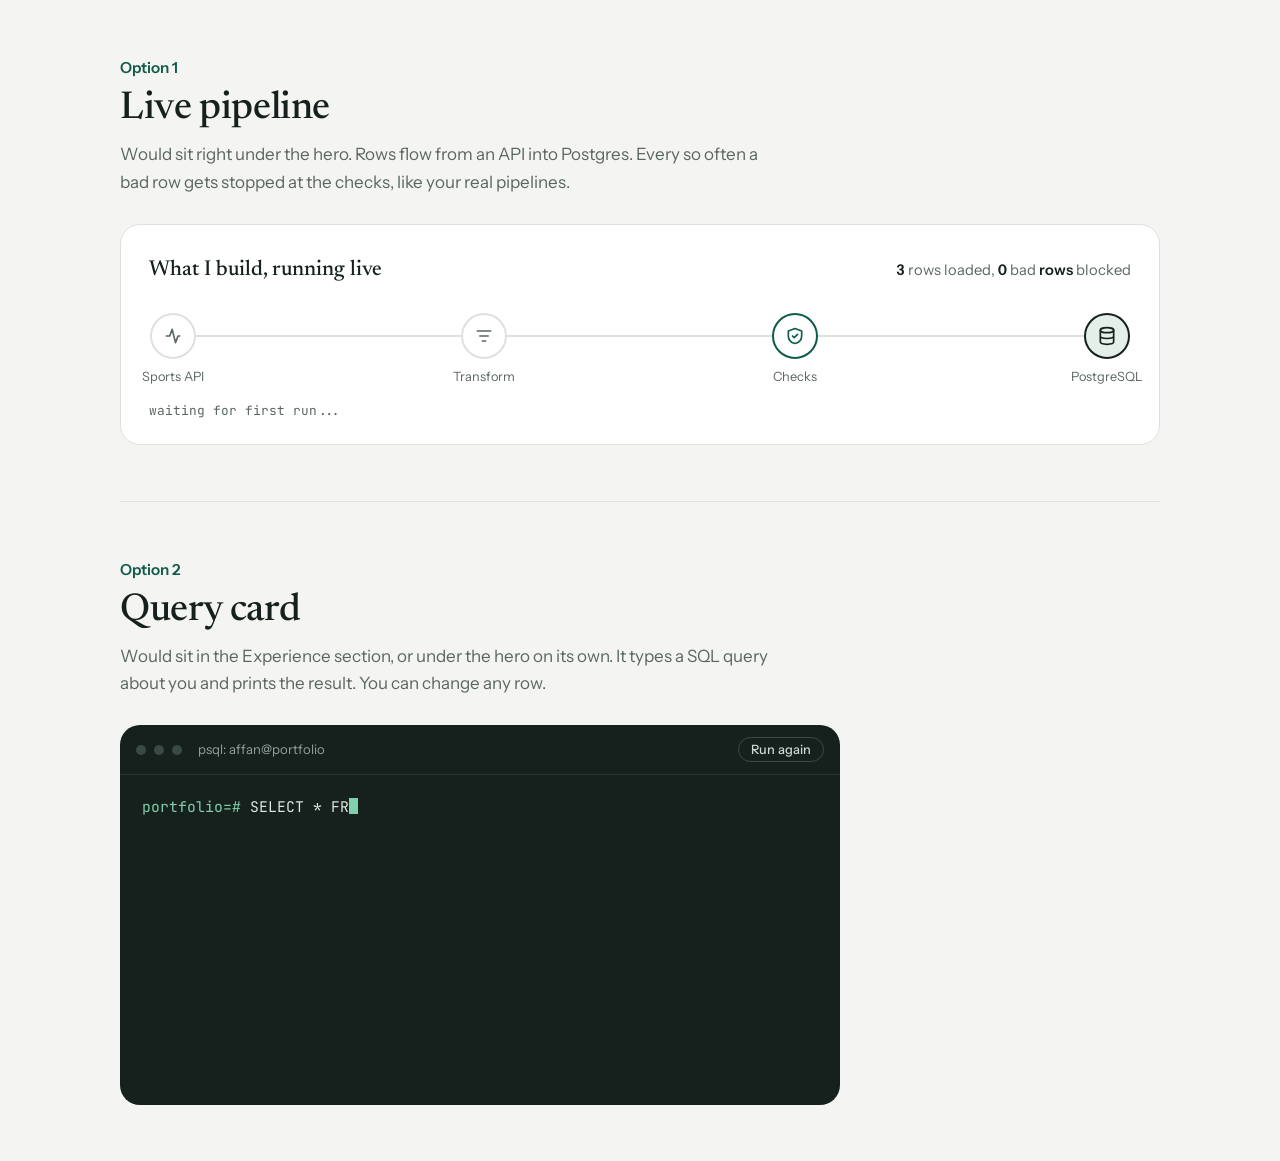
<file: elements-preview.html>
<!doctype html>
<html lang="en">
<head>
<meta charset="utf-8">
<meta name="viewport" content="width=device-width, initial-scale=1, viewport-fit=cover">
<title>Personal element options | Affan Basra</title>
<link rel="preconnect" href="https://fonts.googleapis.com">
<link rel="preconnect" href="https://fonts.gstatic.com" crossorigin>
<link rel="stylesheet" href="https://fonts.googleapis.com/css2?family=Instrument+Sans:wght@400;500;600&family=JetBrains+Mono:wght@400;500&family=Newsreader:opsz,wght@6..72,400;6..72,500;6..72,600&display=swap">
<link rel="stylesheet" href="styles.css?v=4">
<style>
.opt{padding-block:56px;border-top:1px solid var(--line)}
.opt:first-of-type{border-top:0}
.opt-label{font-size:.95rem;font-weight:600;color:var(--accent);margin-bottom:8px}
.opt-note{color:var(--muted);max-width:60ch;margin:10px 0 28px}

/* ---------- Option 1: live pipeline ---------- */
.pipe{background:var(--surface);border:1px solid var(--line);border-radius:var(--r-lg);padding:28px 28px 22px}
.pipe-top{display:flex;flex-wrap:wrap;justify-content:space-between;gap:8px 24px;align-items:baseline;margin-bottom:26px}
.pipe-top b{font-family:var(--serif);font-weight:500;font-size:1.35rem}
.pipe-count{font-size:.92rem;color:var(--muted)}
.pipe-count span{color:var(--ink);font-weight:600;font-variant-numeric:tabular-nums}
.track{position:relative;height:70px}
.track .line{position:absolute;left:24px;right:24px;top:22px;height:2px;background:var(--line)}
.node{position:absolute;top:0;transform:translateX(-50%);display:flex;flex-direction:column;align-items:center;gap:8px;z-index:2}
.node i{width:46px;height:46px;border-radius:50%;background:var(--surface);border:2px solid var(--line);display:flex;align-items:center;justify-content:center;color:var(--muted);transition:border-color .2s, color .2s, background .2s}
.node i svg{width:20px;height:20px}
.node span{font-size:.8rem;color:var(--muted);white-space:nowrap}
.node.check i{border-color:var(--accent);color:var(--accent)}
.node.db i{border-color:var(--ink);color:var(--ink)}
.node.flash i{background:var(--accent-soft)}
.node.block i{border-color:#c2410c;color:#c2410c;background:#fdf0e8}
.dot{position:absolute;top:18px;left:24px;width:10px;height:10px;border-radius:50%;background:var(--accent);z-index:1}
.dot.bad{background:#c2410c}
.pipe-log{margin-top:18px;min-height:1.4em;font-family:"JetBrains Mono", ui-monospace, monospace;font-size:.8rem;color:var(--muted)}
.pipe-log .err{color:#c2410c}

/* ---------- Option 2: query card ---------- */
.q{background:var(--ink);color:#dfe7e2;border-radius:var(--r-lg);overflow:hidden;max-width:720px;font-family:"JetBrains Mono", ui-monospace, monospace;font-size:.92rem;line-height:1.65}
.q-bar{display:flex;align-items:center;gap:8px;padding:12px 16px;border-bottom:1px solid #2a3832;font-family:var(--sans);font-size:.82rem;color:#93a39b}
.q-bar i{width:10px;height:10px;border-radius:50%;background:#3a4a43}
.q-bar span{margin-left:8px}
.q-bar button{margin-left:auto;background:transparent;border:1px solid #3a4a43;color:#cfd9d3;border-radius:999px;padding:4px 12px;font:500 .8rem var(--sans);cursor:pointer}
.q-bar button:hover{border-color:#cfd9d3}
.q-body{padding:20px 22px 22px;min-height:330px;overflow-x:auto}
.q-prompt{color:#7fd1ae}
.q-cursor{display:inline-block;width:.6em;height:1.1em;background:#7fd1ae;vertical-align:-2px;animation:blink 1s steps(1) infinite}
@keyframes blink{50%{opacity:0}}
.q-out{white-space:pre;margin:12px 0 0;color:#dfe7e2}
.q-out .k{color:#93a39b}
.q-out .hi{color:#fff}
.q-out .muted2{color:#6f8078}
@media (prefers-reduced-motion: reduce){.q-cursor{animation:none}}
@media (max-width:680px){
  .pipe{padding:22px 16px 18px}
  .node i{width:40px;height:40px}
  .node span{font-size:.72rem}
  .q{font-size:.78rem}
  .q-body{padding:16px;min-height:280px}
}
</style>
</head>
<body>
<main>
<div class="wrap">

  <section class="opt">
    <div class="opt-label">Option 1</div>
    <h2>Live pipeline</h2>
    <p class="opt-note">Would sit right under the hero. Rows flow from an API into Postgres. Every so often a bad row gets stopped at the checks, like your real pipelines.</p>

    <div class="pipe" id="pipe">
      <div class="pipe-top">
        <b>What I build, running live</b>
        <div class="pipe-count"><span id="ok">0</span> rows loaded, <span id="bad">0</span> bad <span id="badw">rows</span> blocked</div>
      </div>
      <div class="track" id="track">
        <div class="line"></div>
        <div class="node" data-at="0" style="left:24px"><i><svg viewBox="0 0 24 24" fill="none" stroke="currentColor" stroke-width="2" stroke-linecap="round" stroke-linejoin="round"><path d="M4 12h4l3-8 4 16 3-8h2"/></svg></i><span>Sports API</span></div>
        <div class="node" data-at=".333"><i><svg viewBox="0 0 24 24" fill="none" stroke="currentColor" stroke-width="2" stroke-linecap="round" stroke-linejoin="round"><path d="M4 6h16M7 12h10M10 18h4"/></svg></i><span>Transform</span></div>
        <div class="node check" data-at=".666" id="checks"><i><svg viewBox="0 0 24 24" fill="none" stroke="currentColor" stroke-width="2" stroke-linecap="round" stroke-linejoin="round"><path d="M12 3l8 3v6c0 5-3.5 8-8 9-4.5-1-8-4-8-9V6z"/><path d="m9 12 2 2 4-4"/></svg></i><span>Checks</span></div>
        <div class="node db" data-at="1" id="db"><i><svg viewBox="0 0 24 24" fill="none" stroke="currentColor" stroke-width="2" stroke-linecap="round" stroke-linejoin="round"><ellipse cx="12" cy="5" rx="8" ry="3"/><path d="M4 5v14c0 1.7 3.6 3 8 3s8-1.3 8-3V5M4 12c0 1.7 3.6 3 8 3s8-1.3 8-3"/></svg></i><span>PostgreSQL</span></div>
      </div>
      <div class="pipe-log" id="log">waiting for first run...</div>
    </div>
  </section>

  <section class="opt">
    <div class="opt-label">Option 2</div>
    <h2>Query card</h2>
    <p class="opt-note">Would sit in the Experience section, or under the hero on its own. It types a SQL query about you and prints the result. You can change any row.</p>

    <div class="q" id="q">
      <div class="q-bar"><i></i><i></i><i></i><span>psql: affan@portfolio</span><button type="button" id="replay">Run again</button></div>
      <div class="q-body"><div><span class="q-prompt">portfolio=#</span> <span id="typed"></span><span class="q-cursor" id="cursor"></span></div><div class="q-out" id="out"></div></div>
    </div>
  </section>

</div>
</main>

<script>
/* Option 1 */
(function(){
  var track=document.getElementById('track'), okEl=document.getElementById('ok'), badEl=document.getElementById('bad'),
      log=document.getElementById('log'), checks=document.getElementById('checks'), db=document.getElementById('db'),
      ok=0, bad=0, n=0, reduce=matchMedia('(prefers-reduced-motion: reduce)').matches;
  var nodes=track.querySelectorAll('.node');
  function layout(){
    var w=track.clientWidth-48;
    nodes.forEach(function(nd){ nd.style.left=(24+w*parseFloat(nd.dataset.at))+'px'; });
    return w;
  }
  var W=layout(); addEventListener('resize',function(){ W=layout(); });
  var errors=['null player_id','duplicate game_id','points < 0','missing team'];
  function flash(el,cls){ el.classList.add(cls); setTimeout(function(){ el.classList.remove(cls); },350); }
  function spawn(){
    n++;
    var isBad = n%7===0, d=document.createElement('div');
    d.className='dot'+(isBad?' bad':''); track.appendChild(d);
    var end = isBad ? W*.666-5 : W-5;
    var a=d.animate([{transform:'translateX(-5px)'},{transform:'translateX('+end+'px)'}],{duration:isBad?1700:2600,easing:'linear',fill:'forwards'});
    a.onfinish=function(){
      if(isBad){
        bad++; badEl.textContent=bad; document.getElementById('badw').textContent=bad===1?'row':'rows'; flash(checks,'block');
        log.innerHTML='<span class="err">blocked: '+errors[bad%errors.length]+'</span>, row never reached the client table';
        d.animate([{opacity:1,transform:'translateX('+end+'px) scale(1)'},{opacity:0,transform:'translateX('+end+'px) translateY(18px) scale(.6)'}],{duration:500,fill:'forwards'}).onfinish=function(){d.remove();};
      } else {
        ok++; okEl.textContent=ok.toLocaleString(); flash(db,'flash');
        if(ok%5===0) log.textContent='loaded batch '+(ok/5)+', all schema checks passed';
        d.remove();
      }
    };
  }
  if(reduce){ okEl.textContent='10,000+'; badEl.textContent='0 reached clients'; log.textContent='daily and weekly runs, checks on every load'; return; }
  var timer=null;
  new IntersectionObserver(function(es){
    es.forEach(function(e){
      if(e.isIntersecting && !timer){ spawn(); timer=setInterval(spawn,520); }
      else if(!e.isIntersecting && timer){ clearInterval(timer); timer=null; }
    });
  }).observe(track);
})();

/* Option 2 */
(function(){
  var query='SELECT * FROM affan;';
  var rows=[
    ['role','Data engineer, ML on the side'],
    ['based_in','Lahore, Pakistan'],
    ['ships','Pipelines, Postgres, LLM tools'],
    ['clients','StatRankings, DFS Army'],
    ['studying','BS Data Science, NUST (2027)'],
    ['fuel','chai'],
    ['status','open to work']
  ];
  var typed=document.getElementById('typed'), out=document.getElementById('out'), cursor=document.getElementById('cursor'), busy=false;
  var reduce=matchMedia('(prefers-reduced-motion: reduce)').matches;
  function pad(s,n){ while(s.length<n) s+=' '; return s; }
  function table(){
    var kw=8, vw=0; rows.forEach(function(r){ kw=Math.max(kw,r[0].length); vw=Math.max(vw,r[1].length); });
    var h=' '+pad('key',kw)+' | '+pad('value',vw)+'\n'+'-'.repeat(kw+2)+'+'+'-'.repeat(vw+2)+'\n';
    var html='<span class="k">'+h+'</span>';
    return {html:html, kw:kw, vw:vw};
  }
  function run(){
    if(busy) return; busy=true; typed.textContent=''; out.innerHTML=''; cursor.style.display='inline-block';
    var t=table(), i=0;
    function type(){
      if(i<query.length){ typed.textContent+=query[i++]; setTimeout(type, reduce?0:55+Math.random()*50); return; }
      cursor.style.display='none';
      out.innerHTML=t.html; var r=0;
      (function line(){
        if(r<rows.length){
          out.innerHTML+=' <span class="k">'+pad(rows[r][0],t.kw)+'</span> | <span class="hi">'+rows[r][1]+'</span>\n';
          r++; setTimeout(line, reduce?0:110); return;
        }
        out.innerHTML+='<span class="muted2">('+rows.length+' rows)</span>';
        busy=false;
      })();
    }
    setTimeout(type, reduce?0:400);
  }
  document.getElementById('replay').addEventListener('click',run);
  var started=false;
  new IntersectionObserver(function(es){ if(es[0].isIntersecting && !started){ started=true; run(); } },{threshold:.4}).observe(document.getElementById('q'));
})();
</script>
</body>
</html>
</file>
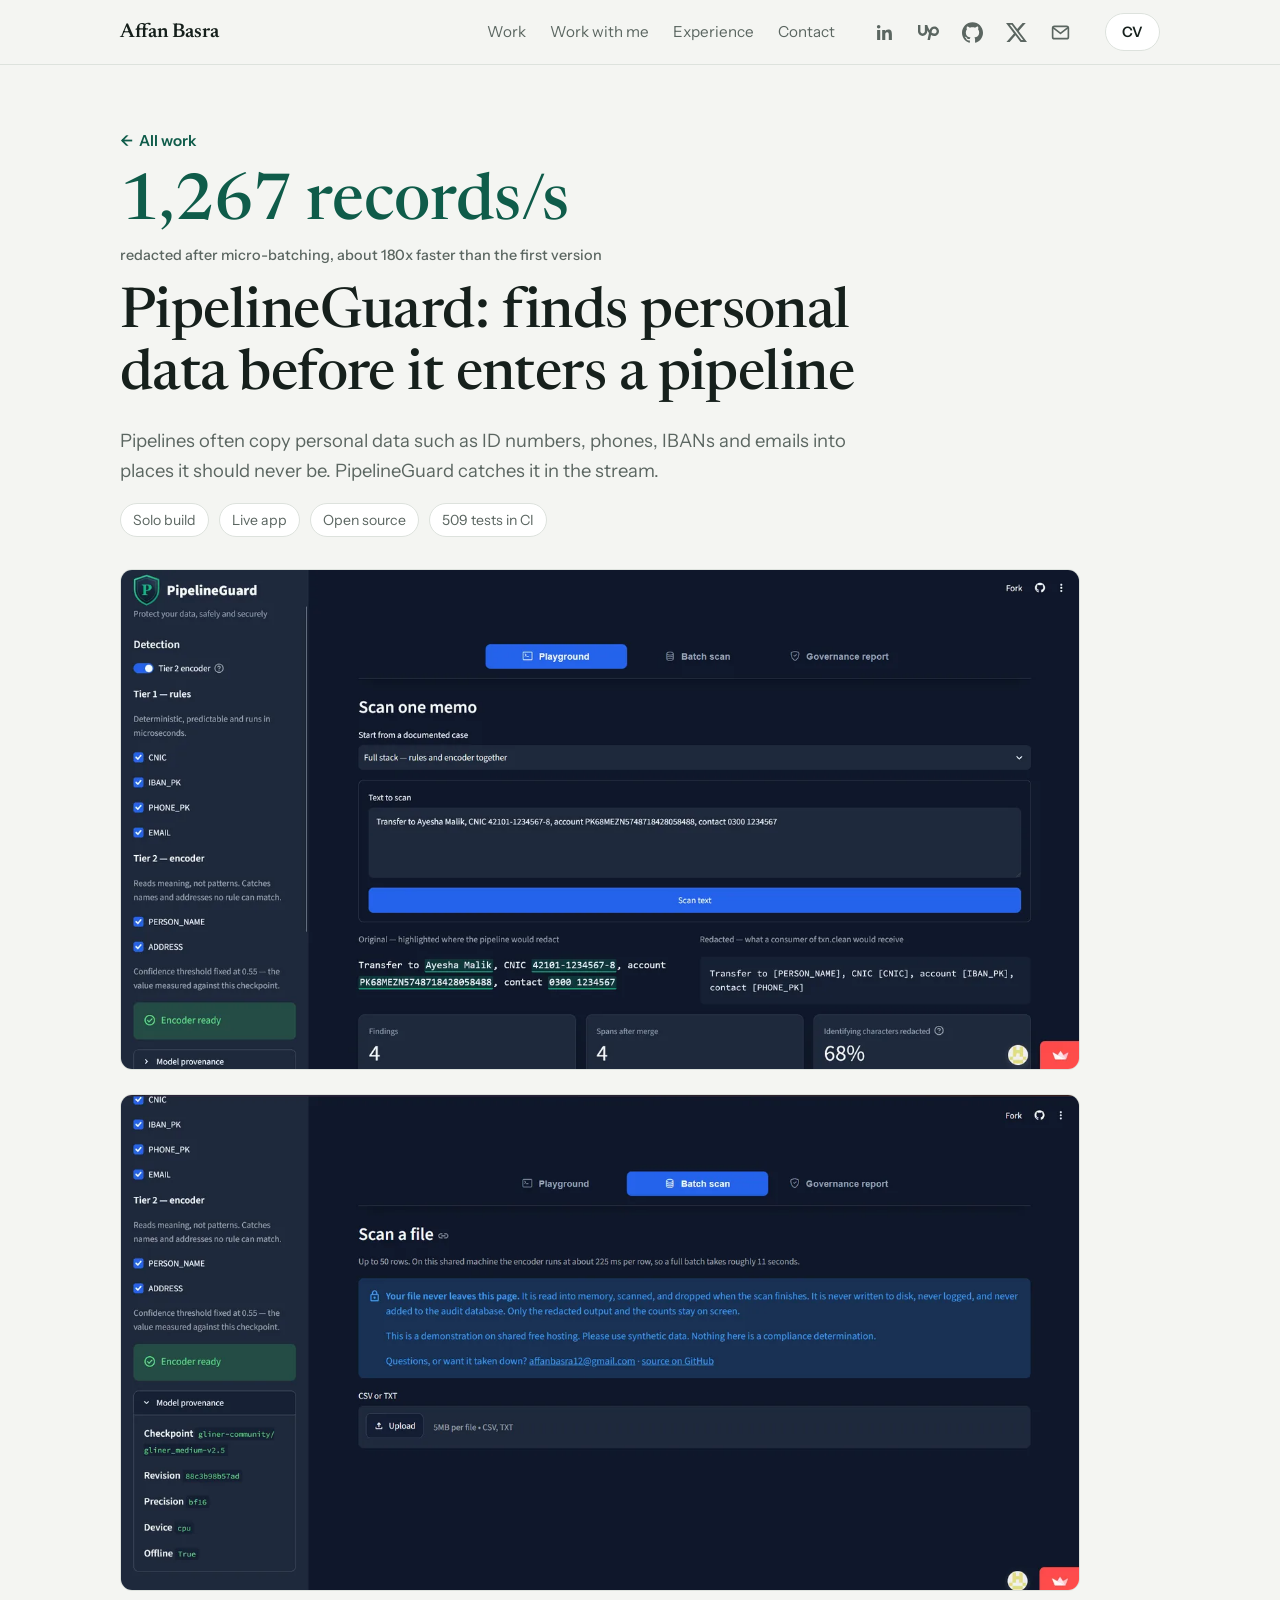
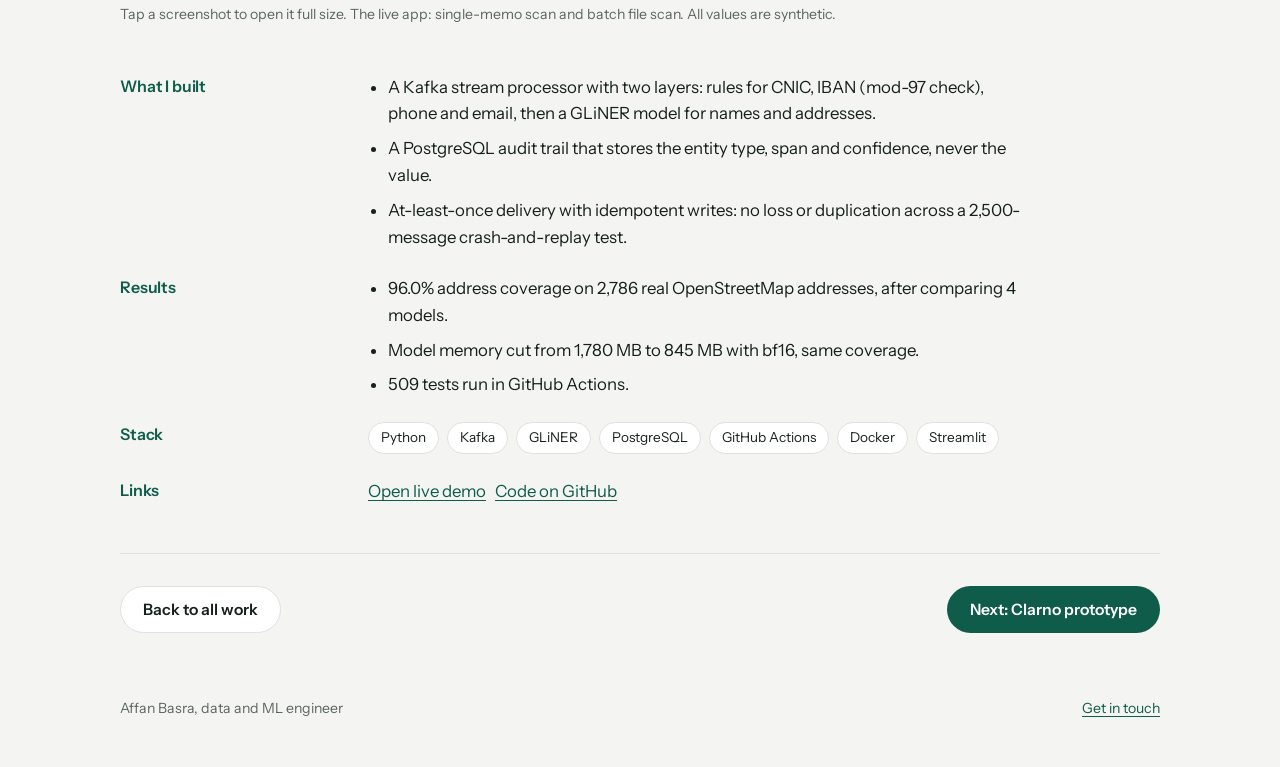
<file: pipelineguard.html>
<!DOCTYPE html>
<html lang="en">
<head>
<meta charset="utf-8">
<meta name="viewport" content="width=device-width, initial-scale=1, viewport-fit=cover">
<meta name="description" content="Case study: a Kafka stream processor that detects and redacts personal data.">
<meta name="theme-color" content="#f4f5f2">
<title>PipelineGuard: finds personal data before it enters a pipeline | Affan Basra</title>
<link rel="preconnect" href="https://fonts.googleapis.com">
<link rel="preconnect" href="https://fonts.gstatic.com" crossorigin>
<link rel="stylesheet" href="https://fonts.googleapis.com/css2?family=Instrument+Sans:wght@400;500;600&family=Newsreader:opsz,wght@6..72,400;6..72,500;6..72,600&display=swap">
<link rel="stylesheet" href="styles.css?v=8">
</head>
<body>
<nav class="nav" aria-label="Main">
  <div class="wrap">
    <a class="brand" href="index.html">Affan Basra</a>
    <div class="navlinks">
      <a href="index.html#work">Work</a><a href="index.html#hire">Work with me</a><a href="index.html#experience">Experience</a><a href="index.html#contact">Contact</a>
    </div>
    <ul class="social nav-social">
      <li><a href="https://www.linkedin.com/in/affan-basra-3038372a6" target="_blank" rel="noopener" aria-label="LinkedIn"><svg viewBox="0 0 24 24" fill="currentColor" aria-hidden="true"><path d="M20.447 20.452h-3.554v-5.569c0-1.328-.027-3.037-1.852-3.037-1.853 0-2.136 1.445-2.136 2.939v5.667H9.351V9h3.414v1.561h.046c.477-.9 1.637-1.85 3.37-1.85 3.601 0 4.267 2.37 4.267 5.455v6.286zM5.337 7.433a2.064 2.064 0 1 1 0-4.128 2.064 2.064 0 0 1 0 4.128zm1.782 13.019H3.555V9h3.564v11.452z"/></svg></a></li>
      <li class="opt"><a href="https://www.upwork.com/freelancers/~01e896744d765ada66" target="_blank" rel="noopener" aria-label="Upwork"><svg viewBox="0 0 24 24" fill="currentColor" aria-hidden="true"><path d="M18.561 13.158c-1.102 0-2.135-.467-3.074-1.227l.228-1.076.008-.042c.207-1.143.849-3.06 2.839-3.06 1.492 0 2.703 1.212 2.703 2.703-.001 1.489-1.212 2.702-2.704 2.702zm0-8.14c-2.539 0-4.51 1.649-5.31 4.366-1.22-1.834-2.148-4.036-2.687-5.892H7.828v7.112c-.002 1.406-1.141 2.546-2.547 2.548-1.405-.002-2.543-1.143-2.545-2.548V3.492H0v7.112c0 2.914 2.37 5.303 5.281 5.303 2.913 0 5.283-2.389 5.283-5.303v-1.19c.529 1.107 1.182 2.229 1.974 3.221l-1.673 7.873h2.797l1.213-5.71c1.063.679 2.285 1.109 3.686 1.109 3 0 5.439-2.452 5.439-5.45 0-3-2.439-5.439-5.439-5.439z"/></svg></a></li>
      <li><a href="https://github.com/AffanBasra" target="_blank" rel="noopener" aria-label="GitHub"><svg viewBox="0 0 24 24" fill="currentColor" aria-hidden="true"><path d="M12 .297c-6.63 0-12 5.373-12 12 0 5.303 3.438 9.8 8.205 11.385.6.113.82-.258.82-.577 0-.285-.01-1.04-.015-2.04-3.338.724-4.042-1.61-4.042-1.61C4.422 18.07 3.633 17.7 3.633 17.7c-1.087-.744.084-.729.084-.729 1.205.084 1.838 1.236 1.838 1.236 1.07 1.835 2.809 1.305 3.495.998.108-.776.417-1.305.76-1.605-2.665-.3-5.466-1.332-5.466-5.93 0-1.31.465-2.38 1.235-3.22-.135-.303-.54-1.523.105-3.176 0 0 1.005-.322 3.3 1.23.96-.267 1.98-.399 3-.405 1.02.006 2.04.138 3 .405 2.28-1.552 3.285-1.23 3.285-1.23.645 1.653.24 2.873.12 3.176.765.84 1.23 1.91 1.23 3.22 0 4.61-2.805 5.625-5.475 5.92.42.36.81 1.096.81 2.22 0 1.606-.015 2.896-.015 3.286 0 .315.21.69.825.57C20.565 22.092 24 17.592 24 12.297c0-6.627-5.373-12-12-12"/></svg></a></li>
      <li class="opt"><a href="https://x.com/AffanBasra12" target="_blank" rel="noopener" aria-label="X (Twitter)"><svg viewBox="0 0 24 24" fill="currentColor" aria-hidden="true"><path d="M18.901 1.153h3.68l-8.04 9.19L24 22.846h-7.406l-5.8-7.584-6.638 7.584H.474l8.6-9.83L0 1.154h7.594l5.243 6.932ZM17.61 20.644h2.039L6.486 3.24H4.298Z"/></svg></a></li>
      <li class="opt"><a href="mailto:affanbasra12@gmail.com" aria-label="Email"><svg viewBox="0 0 24 24" fill="none" stroke="currentColor" stroke-width="1.9" stroke-linecap="round" stroke-linejoin="round" aria-hidden="true"><rect x="3" y="5" width="18" height="14" rx="2"/><path d="m3.5 6.5 8.5 6.5 8.5-6.5"/></svg></a></li>
    </ul>
    <a class="btn btn-ghost nav-cv" href="Affan_Basra_Resume.pdf" target="_blank" rel="noopener">CV</a>
    <button class="menu-btn" type="button" id="menu-btn" aria-expanded="false" aria-controls="menu" aria-label="Open menu"><span></span><span></span><span></span></button>
  </div>
  <div class="menu" id="menu" hidden>
    <div class="wrap">
      <a href="index.html#work">Work</a><a href="index.html#hire">Work with me</a><a href="index.html#experience">Experience</a><a href="index.html#contact">Contact</a>
      <a class="btn btn-primary" href="Affan_Basra_Resume.pdf" target="_blank" rel="noopener">Download CV</a>
      <ul class="social">
      <li><a href="https://www.linkedin.com/in/affan-basra-3038372a6" target="_blank" rel="noopener" aria-label="LinkedIn"><svg viewBox="0 0 24 24" fill="currentColor" aria-hidden="true"><path d="M20.447 20.452h-3.554v-5.569c0-1.328-.027-3.037-1.852-3.037-1.853 0-2.136 1.445-2.136 2.939v5.667H9.351V9h3.414v1.561h.046c.477-.9 1.637-1.85 3.37-1.85 3.601 0 4.267 2.37 4.267 5.455v6.286zM5.337 7.433a2.064 2.064 0 1 1 0-4.128 2.064 2.064 0 0 1 0 4.128zm1.782 13.019H3.555V9h3.564v11.452z"/></svg></a></li>
      <li><a href="https://www.upwork.com/freelancers/~01e896744d765ada66" target="_blank" rel="noopener" aria-label="Upwork"><svg viewBox="0 0 24 24" fill="currentColor" aria-hidden="true"><path d="M18.561 13.158c-1.102 0-2.135-.467-3.074-1.227l.228-1.076.008-.042c.207-1.143.849-3.06 2.839-3.06 1.492 0 2.703 1.212 2.703 2.703-.001 1.489-1.212 2.702-2.704 2.702zm0-8.14c-2.539 0-4.51 1.649-5.31 4.366-1.22-1.834-2.148-4.036-2.687-5.892H7.828v7.112c-.002 1.406-1.141 2.546-2.547 2.548-1.405-.002-2.543-1.143-2.545-2.548V3.492H0v7.112c0 2.914 2.37 5.303 5.281 5.303 2.913 0 5.283-2.389 5.283-5.303v-1.19c.529 1.107 1.182 2.229 1.974 3.221l-1.673 7.873h2.797l1.213-5.71c1.063.679 2.285 1.109 3.686 1.109 3 0 5.439-2.452 5.439-5.45 0-3-2.439-5.439-5.439-5.439z"/></svg></a></li>
      <li><a href="https://github.com/AffanBasra" target="_blank" rel="noopener" aria-label="GitHub"><svg viewBox="0 0 24 24" fill="currentColor" aria-hidden="true"><path d="M12 .297c-6.63 0-12 5.373-12 12 0 5.303 3.438 9.8 8.205 11.385.6.113.82-.258.82-.577 0-.285-.01-1.04-.015-2.04-3.338.724-4.042-1.61-4.042-1.61C4.422 18.07 3.633 17.7 3.633 17.7c-1.087-.744.084-.729.084-.729 1.205.084 1.838 1.236 1.838 1.236 1.07 1.835 2.809 1.305 3.495.998.108-.776.417-1.305.76-1.605-2.665-.3-5.466-1.332-5.466-5.93 0-1.31.465-2.38 1.235-3.22-.135-.303-.54-1.523.105-3.176 0 0 1.005-.322 3.3 1.23.96-.267 1.98-.399 3-.405 1.02.006 2.04.138 3 .405 2.28-1.552 3.285-1.23 3.285-1.23.645 1.653.24 2.873.12 3.176.765.84 1.23 1.91 1.23 3.22 0 4.61-2.805 5.625-5.475 5.92.42.36.81 1.096.81 2.22 0 1.606-.015 2.896-.015 3.286 0 .315.21.69.825.57C20.565 22.092 24 17.592 24 12.297c0-6.627-5.373-12-12-12"/></svg></a></li>
      <li><a href="https://x.com/AffanBasra12" target="_blank" rel="noopener" aria-label="X (Twitter)"><svg viewBox="0 0 24 24" fill="currentColor" aria-hidden="true"><path d="M18.901 1.153h3.68l-8.04 9.19L24 22.846h-7.406l-5.8-7.584-6.638 7.584H.474l8.6-9.83L0 1.154h7.594l5.243 6.932ZM17.61 20.644h2.039L6.486 3.24H4.298Z"/></svg></a></li>
      <li><a href="mailto:affanbasra12@gmail.com" aria-label="Email"><svg viewBox="0 0 24 24" fill="none" stroke="currentColor" stroke-width="1.9" stroke-linecap="round" stroke-linejoin="round" aria-hidden="true"><rect x="3" y="5" width="18" height="14" rx="2"/><path d="m3.5 6.5 8.5 6.5 8.5-6.5"/></svg></a></li>
    </ul>
    </div>
  </div>
</nav>
<main>
<div class="wrap">
  <header class="cs-hero">
    <a class="back" href="index.html#work"><span aria-hidden="true">&larr;</span> All work</a>
    <div class="hook">1,267 records/s<span>redacted after micro-batching, about 180x faster than the first version</span></div>
    <h1>PipelineGuard: finds personal data before it enters a pipeline</h1>
    <p class="lead">Pipelines often copy personal data such as ID numbers, phones, IBANs and emails into places it should never be. PipelineGuard catches it in the stream.</p>
    <div class="facts"><span>Solo build</span><span>Live app</span><span>Open source</span><span>509 tests in CI</span></div>
  </header>
  <div class="gallery"><figure><a href="pipelineguard-playground.webp" target="_blank" rel="noopener" title="Open full size"><img src="pipelineguard-playground.webp" alt="PipelineGuard playground: a memo with a name, CNIC, IBAN and phone highlighted and redacted" width="1400" height="728" loading="lazy"></a></figure><figure><a href="pipelineguard-batch.webp" target="_blank" rel="noopener" title="Open full size"><img src="pipelineguard-batch.webp" alt="PipelineGuard batch scan tab with model provenance details" width="1400" height="724" loading="lazy"></a></figure></div><p class="caption">Tap a screenshot to open it full size. The live app: single-memo scan and batch file scan. All values are synthetic.</p><div class="story"><h2>What I built</h2><div><ul><li>A Kafka stream processor with two layers: rules for CNIC, IBAN (mod-97 check), phone and email, then a GLiNER model for names and addresses.</li><li>A PostgreSQL audit trail that stores the entity type, span and confidence, never the value.</li><li>At-least-once delivery with idempotent writes: no loss or duplication across a 2,500-message crash-and-replay test.</li></ul></div><h2>Results</h2><div><ul><li>96.0% address coverage on 2,786 real OpenStreetMap addresses, after comparing 4 models.</li><li>Model memory cut from 1,780 MB to 845 MB with bf16, same coverage.</li><li>509 tests run in GitHub Actions.</li></ul></div><h2>Stack</h2><div><div class="chips"><span class="chip">Python</span><span class="chip">Kafka</span><span class="chip">GLiNER</span><span class="chip">PostgreSQL</span><span class="chip">GitHub Actions</span><span class="chip">Docker</span><span class="chip">Streamlit</span></div></div><h2>Links</h2><div><p><a href="https://pipelineguard-g8rdu5ebpuxtq4bimlouyz.streamlit.app/" target="_blank" rel="noopener">Open live demo</a> &nbsp; <a href="https://github.com/AffanBasra/PipelineGuard" target="_blank" rel="noopener">Code on GitHub</a></p></div></div>
  <div class="nextbar">
    <a class="btn btn-ghost" href="index.html#work">Back to all work</a>
    <a class="btn btn-primary" href="clarno.html">Next: Clarno prototype</a>
  </div>
</div>
</main>
<footer><div class="wrap"><span>Affan Basra, data and ML engineer</span><a href="index.html#contact">Get in touch</a></div></footer>
<script src="site.js"></script>
</body>
</html>
</file>
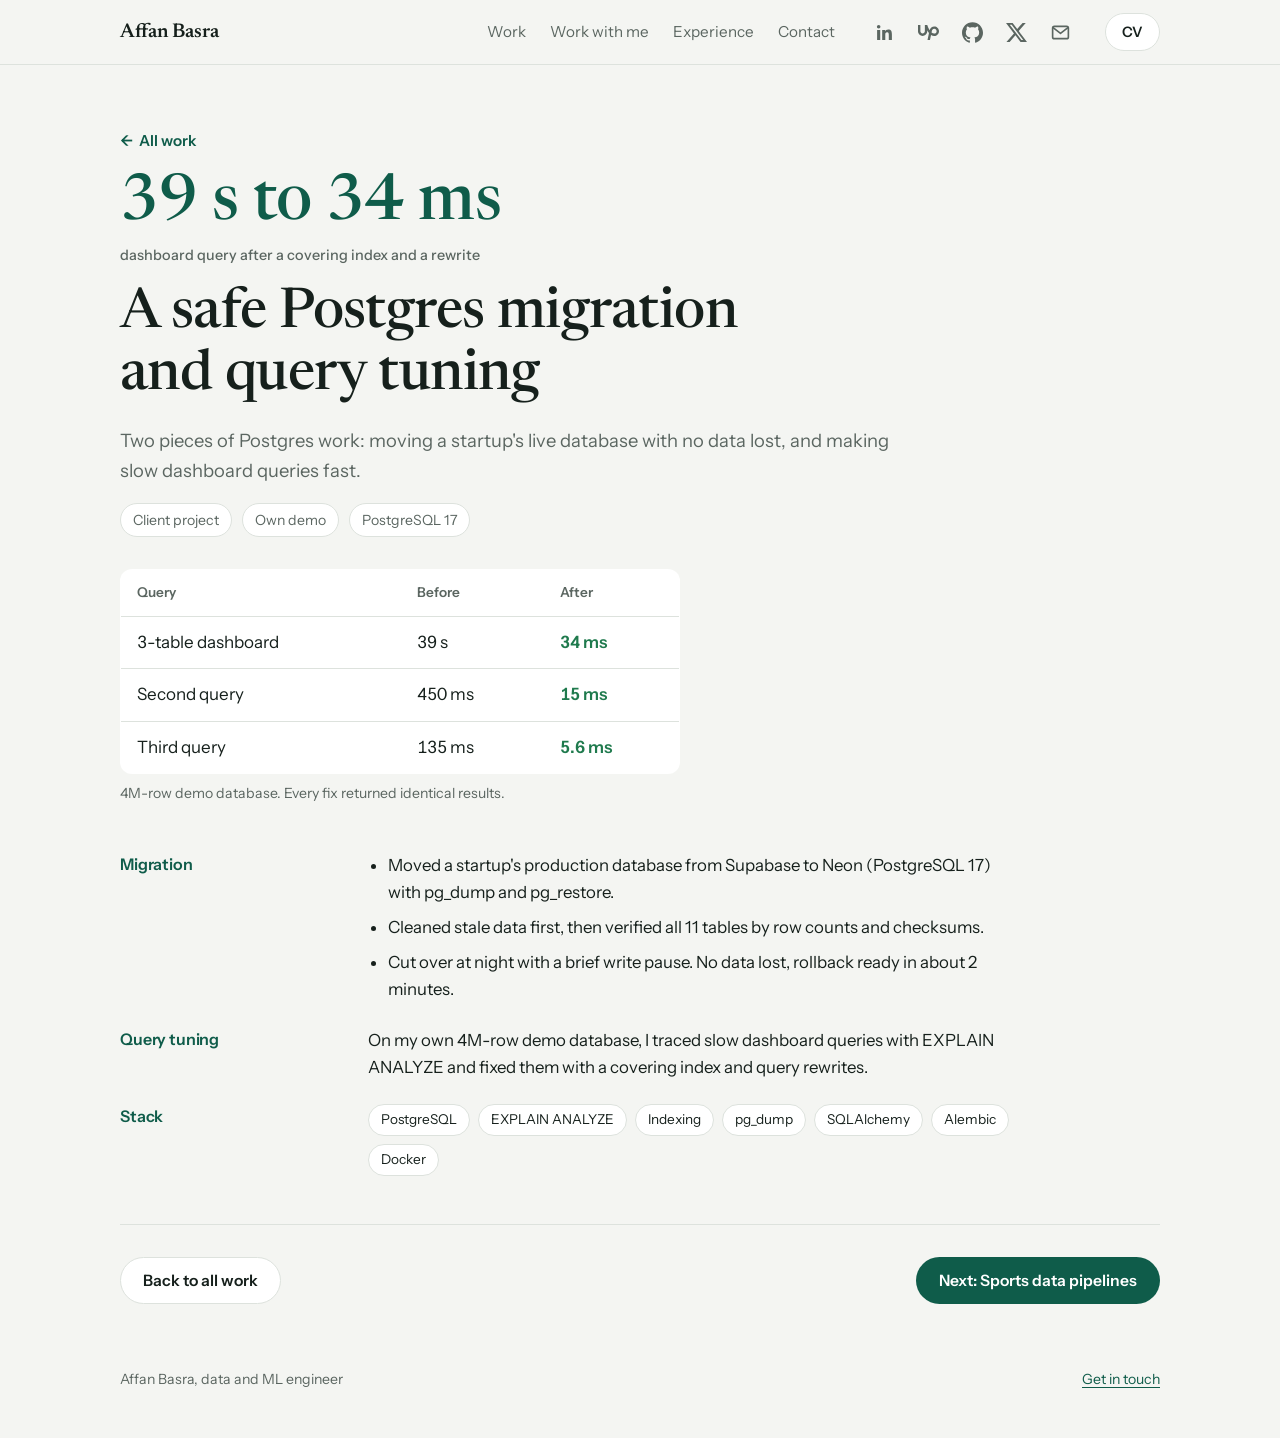
<file: postgres-tuning.html>
<!DOCTYPE html>
<html lang="en">
<head>
<meta charset="utf-8">
<meta name="viewport" content="width=device-width, initial-scale=1, viewport-fit=cover">
<meta name="description" content="Case study: a zero-loss Supabase to Neon migration and PostgreSQL query tuning.">
<meta name="theme-color" content="#f4f5f2">
<title>A safe Postgres migration and query tuning | Affan Basra</title>
<link rel="preconnect" href="https://fonts.googleapis.com">
<link rel="preconnect" href="https://fonts.gstatic.com" crossorigin>
<link rel="stylesheet" href="https://fonts.googleapis.com/css2?family=Instrument+Sans:wght@400;500;600&family=Newsreader:opsz,wght@6..72,400;6..72,500;6..72,600&display=swap">
<link rel="stylesheet" href="styles.css?v=8">
</head>
<body>
<nav class="nav" aria-label="Main">
  <div class="wrap">
    <a class="brand" href="index.html">Affan Basra</a>
    <div class="navlinks">
      <a href="index.html#work">Work</a><a href="index.html#hire">Work with me</a><a href="index.html#experience">Experience</a><a href="index.html#contact">Contact</a>
    </div>
    <ul class="social nav-social">
      <li><a href="https://www.linkedin.com/in/affan-basra-3038372a6" target="_blank" rel="noopener" aria-label="LinkedIn"><svg viewBox="0 0 24 24" fill="currentColor" aria-hidden="true"><path d="M20.447 20.452h-3.554v-5.569c0-1.328-.027-3.037-1.852-3.037-1.853 0-2.136 1.445-2.136 2.939v5.667H9.351V9h3.414v1.561h.046c.477-.9 1.637-1.85 3.37-1.85 3.601 0 4.267 2.37 4.267 5.455v6.286zM5.337 7.433a2.064 2.064 0 1 1 0-4.128 2.064 2.064 0 0 1 0 4.128zm1.782 13.019H3.555V9h3.564v11.452z"/></svg></a></li>
      <li class="opt"><a href="https://www.upwork.com/freelancers/~01e896744d765ada66" target="_blank" rel="noopener" aria-label="Upwork"><svg viewBox="0 0 24 24" fill="currentColor" aria-hidden="true"><path d="M18.561 13.158c-1.102 0-2.135-.467-3.074-1.227l.228-1.076.008-.042c.207-1.143.849-3.06 2.839-3.06 1.492 0 2.703 1.212 2.703 2.703-.001 1.489-1.212 2.702-2.704 2.702zm0-8.14c-2.539 0-4.51 1.649-5.31 4.366-1.22-1.834-2.148-4.036-2.687-5.892H7.828v7.112c-.002 1.406-1.141 2.546-2.547 2.548-1.405-.002-2.543-1.143-2.545-2.548V3.492H0v7.112c0 2.914 2.37 5.303 5.281 5.303 2.913 0 5.283-2.389 5.283-5.303v-1.19c.529 1.107 1.182 2.229 1.974 3.221l-1.673 7.873h2.797l1.213-5.71c1.063.679 2.285 1.109 3.686 1.109 3 0 5.439-2.452 5.439-5.45 0-3-2.439-5.439-5.439-5.439z"/></svg></a></li>
      <li><a href="https://github.com/AffanBasra" target="_blank" rel="noopener" aria-label="GitHub"><svg viewBox="0 0 24 24" fill="currentColor" aria-hidden="true"><path d="M12 .297c-6.63 0-12 5.373-12 12 0 5.303 3.438 9.8 8.205 11.385.6.113.82-.258.82-.577 0-.285-.01-1.04-.015-2.04-3.338.724-4.042-1.61-4.042-1.61C4.422 18.07 3.633 17.7 3.633 17.7c-1.087-.744.084-.729.084-.729 1.205.084 1.838 1.236 1.838 1.236 1.07 1.835 2.809 1.305 3.495.998.108-.776.417-1.305.76-1.605-2.665-.3-5.466-1.332-5.466-5.93 0-1.31.465-2.38 1.235-3.22-.135-.303-.54-1.523.105-3.176 0 0 1.005-.322 3.3 1.23.96-.267 1.98-.399 3-.405 1.02.006 2.04.138 3 .405 2.28-1.552 3.285-1.23 3.285-1.23.645 1.653.24 2.873.12 3.176.765.84 1.23 1.91 1.23 3.22 0 4.61-2.805 5.625-5.475 5.92.42.36.81 1.096.81 2.22 0 1.606-.015 2.896-.015 3.286 0 .315.21.69.825.57C20.565 22.092 24 17.592 24 12.297c0-6.627-5.373-12-12-12"/></svg></a></li>
      <li class="opt"><a href="https://x.com/AffanBasra12" target="_blank" rel="noopener" aria-label="X (Twitter)"><svg viewBox="0 0 24 24" fill="currentColor" aria-hidden="true"><path d="M18.901 1.153h3.68l-8.04 9.19L24 22.846h-7.406l-5.8-7.584-6.638 7.584H.474l8.6-9.83L0 1.154h7.594l5.243 6.932ZM17.61 20.644h2.039L6.486 3.24H4.298Z"/></svg></a></li>
      <li class="opt"><a href="mailto:affanbasra12@gmail.com" aria-label="Email"><svg viewBox="0 0 24 24" fill="none" stroke="currentColor" stroke-width="1.9" stroke-linecap="round" stroke-linejoin="round" aria-hidden="true"><rect x="3" y="5" width="18" height="14" rx="2"/><path d="m3.5 6.5 8.5 6.5 8.5-6.5"/></svg></a></li>
    </ul>
    <a class="btn btn-ghost nav-cv" href="Affan_Basra_Resume.pdf" target="_blank" rel="noopener">CV</a>
    <button class="menu-btn" type="button" id="menu-btn" aria-expanded="false" aria-controls="menu" aria-label="Open menu"><span></span><span></span><span></span></button>
  </div>
  <div class="menu" id="menu" hidden>
    <div class="wrap">
      <a href="index.html#work">Work</a><a href="index.html#hire">Work with me</a><a href="index.html#experience">Experience</a><a href="index.html#contact">Contact</a>
      <a class="btn btn-primary" href="Affan_Basra_Resume.pdf" target="_blank" rel="noopener">Download CV</a>
      <ul class="social">
      <li><a href="https://www.linkedin.com/in/affan-basra-3038372a6" target="_blank" rel="noopener" aria-label="LinkedIn"><svg viewBox="0 0 24 24" fill="currentColor" aria-hidden="true"><path d="M20.447 20.452h-3.554v-5.569c0-1.328-.027-3.037-1.852-3.037-1.853 0-2.136 1.445-2.136 2.939v5.667H9.351V9h3.414v1.561h.046c.477-.9 1.637-1.85 3.37-1.85 3.601 0 4.267 2.37 4.267 5.455v6.286zM5.337 7.433a2.064 2.064 0 1 1 0-4.128 2.064 2.064 0 0 1 0 4.128zm1.782 13.019H3.555V9h3.564v11.452z"/></svg></a></li>
      <li><a href="https://www.upwork.com/freelancers/~01e896744d765ada66" target="_blank" rel="noopener" aria-label="Upwork"><svg viewBox="0 0 24 24" fill="currentColor" aria-hidden="true"><path d="M18.561 13.158c-1.102 0-2.135-.467-3.074-1.227l.228-1.076.008-.042c.207-1.143.849-3.06 2.839-3.06 1.492 0 2.703 1.212 2.703 2.703-.001 1.489-1.212 2.702-2.704 2.702zm0-8.14c-2.539 0-4.51 1.649-5.31 4.366-1.22-1.834-2.148-4.036-2.687-5.892H7.828v7.112c-.002 1.406-1.141 2.546-2.547 2.548-1.405-.002-2.543-1.143-2.545-2.548V3.492H0v7.112c0 2.914 2.37 5.303 5.281 5.303 2.913 0 5.283-2.389 5.283-5.303v-1.19c.529 1.107 1.182 2.229 1.974 3.221l-1.673 7.873h2.797l1.213-5.71c1.063.679 2.285 1.109 3.686 1.109 3 0 5.439-2.452 5.439-5.45 0-3-2.439-5.439-5.439-5.439z"/></svg></a></li>
      <li><a href="https://github.com/AffanBasra" target="_blank" rel="noopener" aria-label="GitHub"><svg viewBox="0 0 24 24" fill="currentColor" aria-hidden="true"><path d="M12 .297c-6.63 0-12 5.373-12 12 0 5.303 3.438 9.8 8.205 11.385.6.113.82-.258.82-.577 0-.285-.01-1.04-.015-2.04-3.338.724-4.042-1.61-4.042-1.61C4.422 18.07 3.633 17.7 3.633 17.7c-1.087-.744.084-.729.084-.729 1.205.084 1.838 1.236 1.838 1.236 1.07 1.835 2.809 1.305 3.495.998.108-.776.417-1.305.76-1.605-2.665-.3-5.466-1.332-5.466-5.93 0-1.31.465-2.38 1.235-3.22-.135-.303-.54-1.523.105-3.176 0 0 1.005-.322 3.3 1.23.96-.267 1.98-.399 3-.405 1.02.006 2.04.138 3 .405 2.28-1.552 3.285-1.23 3.285-1.23.645 1.653.24 2.873.12 3.176.765.84 1.23 1.91 1.23 3.22 0 4.61-2.805 5.625-5.475 5.92.42.36.81 1.096.81 2.22 0 1.606-.015 2.896-.015 3.286 0 .315.21.69.825.57C20.565 22.092 24 17.592 24 12.297c0-6.627-5.373-12-12-12"/></svg></a></li>
      <li><a href="https://x.com/AffanBasra12" target="_blank" rel="noopener" aria-label="X (Twitter)"><svg viewBox="0 0 24 24" fill="currentColor" aria-hidden="true"><path d="M18.901 1.153h3.68l-8.04 9.19L24 22.846h-7.406l-5.8-7.584-6.638 7.584H.474l8.6-9.83L0 1.154h7.594l5.243 6.932ZM17.61 20.644h2.039L6.486 3.24H4.298Z"/></svg></a></li>
      <li><a href="mailto:affanbasra12@gmail.com" aria-label="Email"><svg viewBox="0 0 24 24" fill="none" stroke="currentColor" stroke-width="1.9" stroke-linecap="round" stroke-linejoin="round" aria-hidden="true"><rect x="3" y="5" width="18" height="14" rx="2"/><path d="m3.5 6.5 8.5 6.5 8.5-6.5"/></svg></a></li>
    </ul>
    </div>
  </div>
</nav>
<main>
<div class="wrap">
  <header class="cs-hero">
    <a class="back" href="index.html#work"><span aria-hidden="true">&larr;</span> All work</a>
    <div class="hook">39 s to 34 ms<span>dashboard query after a covering index and a rewrite</span></div>
    <h1>A safe Postgres migration and query tuning</h1>
    <p class="lead">Two pieces of Postgres work: moving a startup's live database with no data lost, and making slow dashboard queries fast.</p>
    <div class="facts"><span>Client project</span><span>Own demo</span><span>PostgreSQL 17</span></div>
  </header>
  <table class="datatable">
  <thead><tr><th scope="col">Query</th><th scope="col">Before</th><th scope="col">After</th></tr></thead>
  <tbody>
    <tr><td>3-table dashboard</td><td>39 s</td><td class="fast">34 ms</td></tr>
    <tr><td>Second query</td><td>450 ms</td><td class="fast">15 ms</td></tr>
    <tr><td>Third query</td><td>135 ms</td><td class="fast">5.6 ms</td></tr>
  </tbody>
</table>
<p class="caption" style="margin-top:8px">4M-row demo database. Every fix returned identical results.</p><div class="story"><h2>Migration</h2><div><ul><li>Moved a startup's production database from Supabase to Neon (PostgreSQL 17) with pg_dump and pg_restore.</li><li>Cleaned stale data first, then verified all 11 tables by row counts and checksums.</li><li>Cut over at night with a brief write pause. No data lost, rollback ready in about 2 minutes.</li></ul></div><h2>Query tuning</h2><div><p>On my own 4M-row demo database, I traced slow dashboard queries with EXPLAIN ANALYZE and fixed them with a covering index and query rewrites.</p></div><h2>Stack</h2><div><div class="chips"><span class="chip">PostgreSQL</span><span class="chip">EXPLAIN ANALYZE</span><span class="chip">Indexing</span><span class="chip">pg_dump</span><span class="chip">SQLAlchemy</span><span class="chip">Alembic</span><span class="chip">Docker</span></div></div></div>
  <div class="nextbar">
    <a class="btn btn-ghost" href="index.html#work">Back to all work</a>
    <a class="btn btn-primary" href="sports-pipelines.html">Next: Sports data pipelines</a>
  </div>
</div>
</main>
<footer><div class="wrap"><span>Affan Basra, data and ML engineer</span><a href="index.html#contact">Get in touch</a></div></footer>
<script src="site.js"></script>
</body>
</html>
</file>
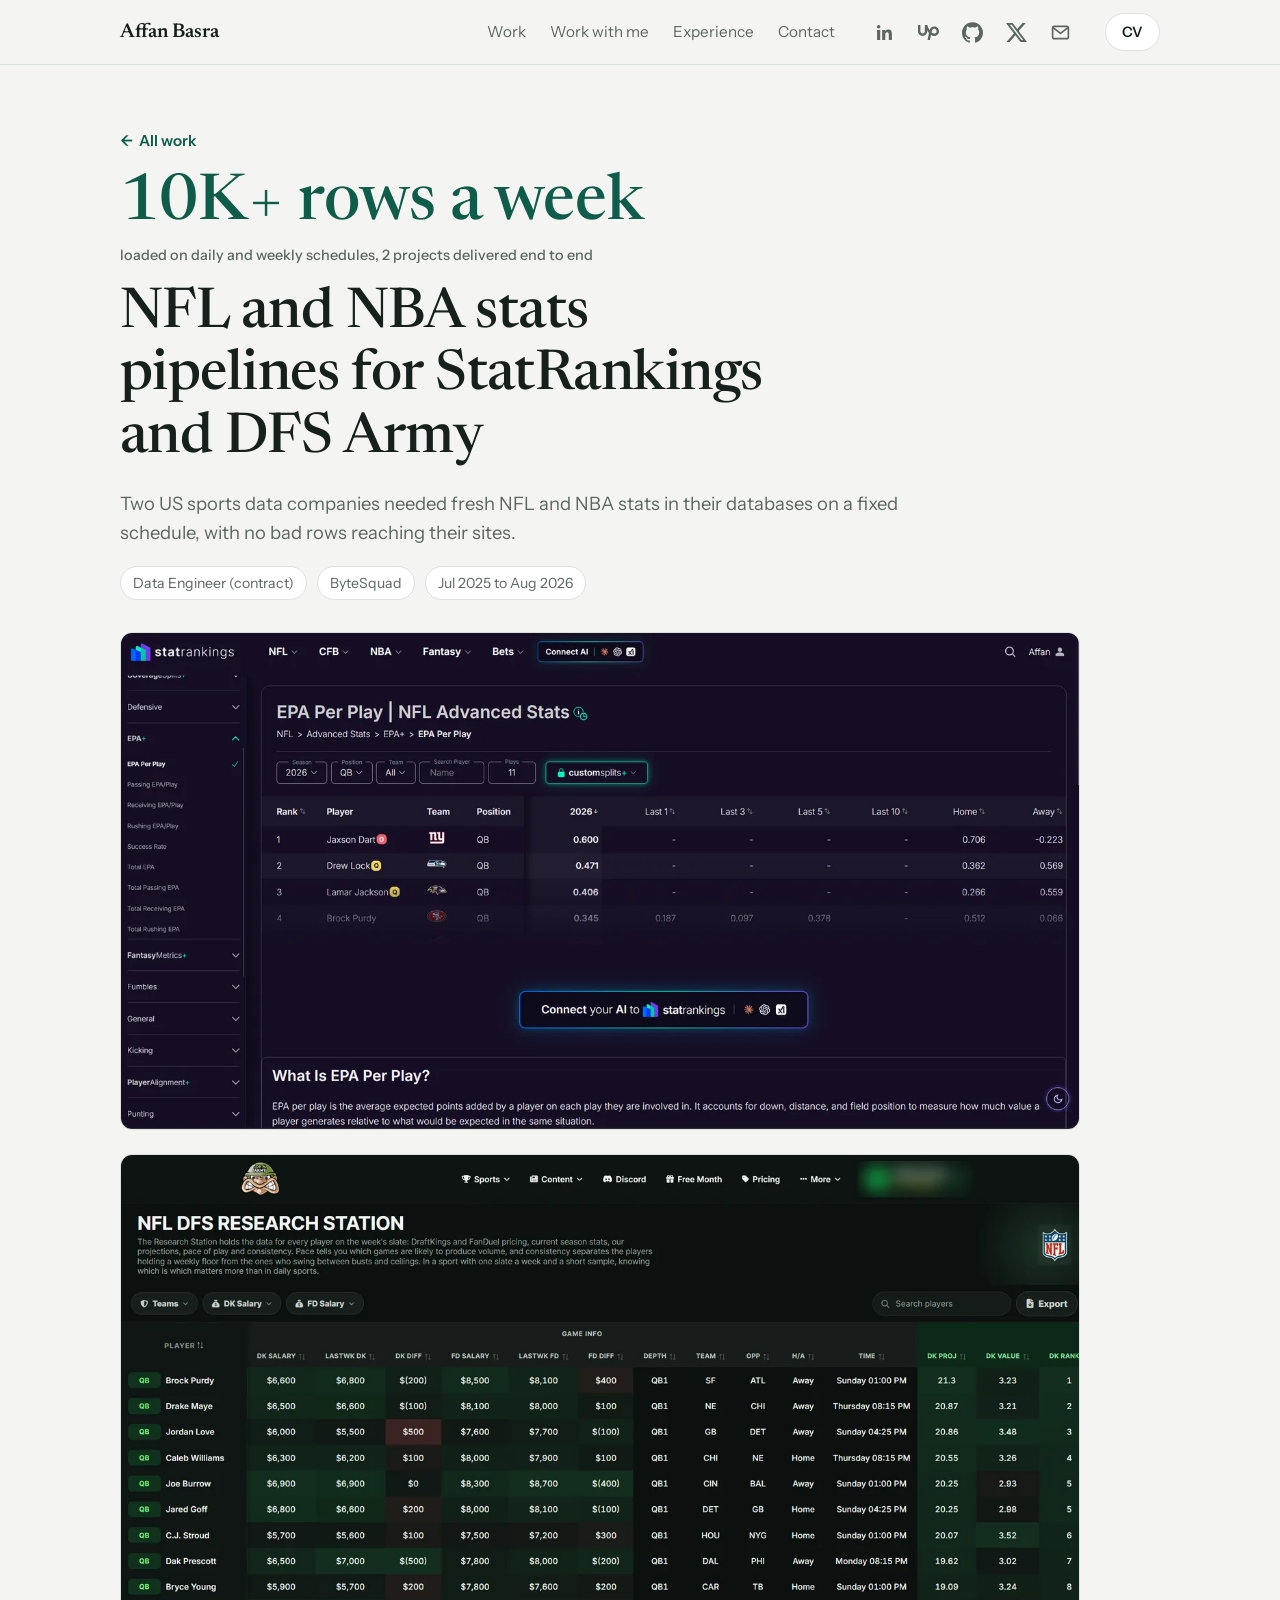
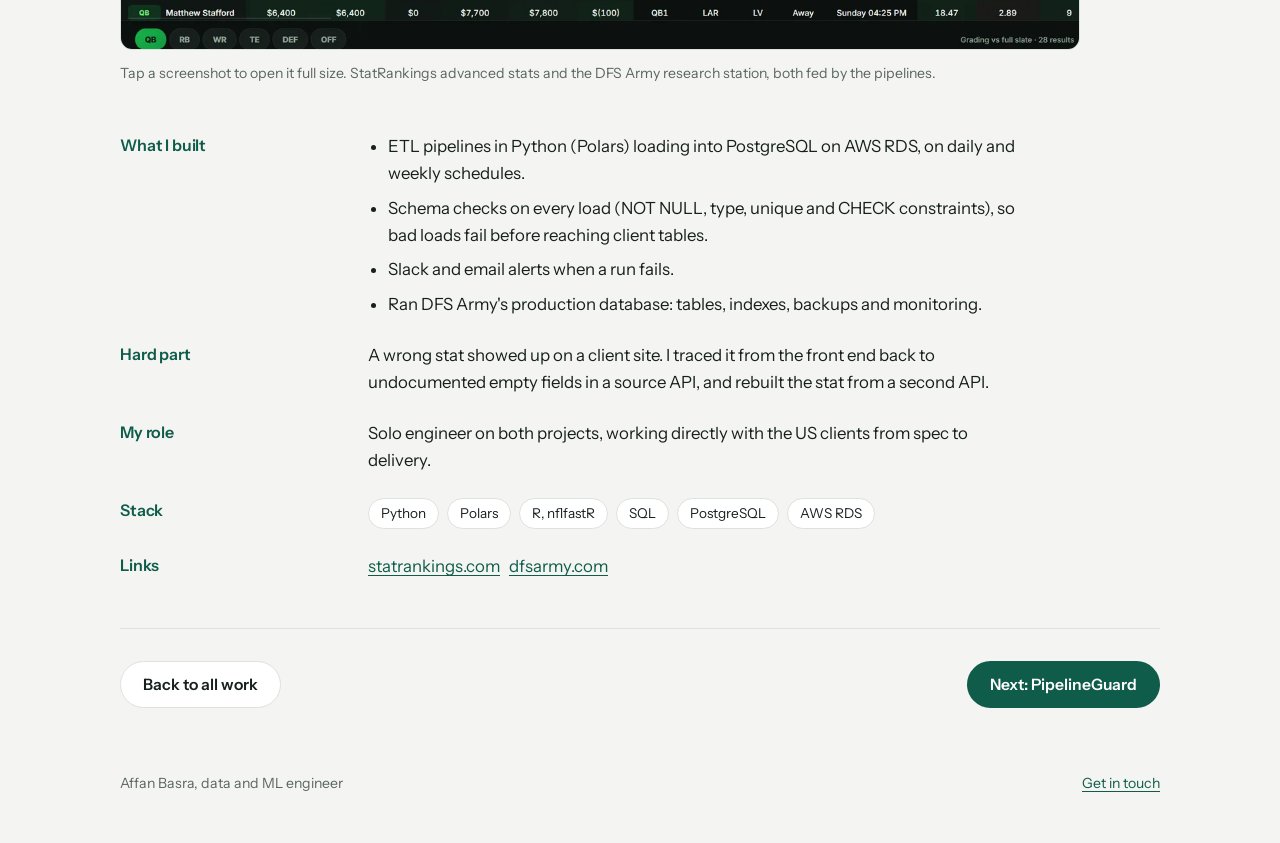
<file: sports-pipelines.html>
<!DOCTYPE html>
<html lang="en">
<head>
<meta charset="utf-8">
<meta name="viewport" content="width=device-width, initial-scale=1, viewport-fit=cover">
<meta name="description" content="Case study: ETL pipelines in Polars and PostgreSQL on AWS for two US sports data companies.">
<meta name="theme-color" content="#f4f5f2">
<title>NFL and NBA stats pipelines for StatRankings and DFS Army | Affan Basra</title>
<link rel="preconnect" href="https://fonts.googleapis.com">
<link rel="preconnect" href="https://fonts.gstatic.com" crossorigin>
<link rel="stylesheet" href="https://fonts.googleapis.com/css2?family=Instrument+Sans:wght@400;500;600&family=Newsreader:opsz,wght@6..72,400;6..72,500;6..72,600&display=swap">
<link rel="stylesheet" href="styles.css?v=8">
</head>
<body>
<nav class="nav" aria-label="Main">
  <div class="wrap">
    <a class="brand" href="index.html">Affan Basra</a>
    <div class="navlinks">
      <a href="index.html#work">Work</a><a href="index.html#hire">Work with me</a><a href="index.html#experience">Experience</a><a href="index.html#contact">Contact</a>
    </div>
    <ul class="social nav-social">
      <li><a href="https://www.linkedin.com/in/affan-basra-3038372a6" target="_blank" rel="noopener" aria-label="LinkedIn"><svg viewBox="0 0 24 24" fill="currentColor" aria-hidden="true"><path d="M20.447 20.452h-3.554v-5.569c0-1.328-.027-3.037-1.852-3.037-1.853 0-2.136 1.445-2.136 2.939v5.667H9.351V9h3.414v1.561h.046c.477-.9 1.637-1.85 3.37-1.85 3.601 0 4.267 2.37 4.267 5.455v6.286zM5.337 7.433a2.064 2.064 0 1 1 0-4.128 2.064 2.064 0 0 1 0 4.128zm1.782 13.019H3.555V9h3.564v11.452z"/></svg></a></li>
      <li class="opt"><a href="https://www.upwork.com/freelancers/~01e896744d765ada66" target="_blank" rel="noopener" aria-label="Upwork"><svg viewBox="0 0 24 24" fill="currentColor" aria-hidden="true"><path d="M18.561 13.158c-1.102 0-2.135-.467-3.074-1.227l.228-1.076.008-.042c.207-1.143.849-3.06 2.839-3.06 1.492 0 2.703 1.212 2.703 2.703-.001 1.489-1.212 2.702-2.704 2.702zm0-8.14c-2.539 0-4.51 1.649-5.31 4.366-1.22-1.834-2.148-4.036-2.687-5.892H7.828v7.112c-.002 1.406-1.141 2.546-2.547 2.548-1.405-.002-2.543-1.143-2.545-2.548V3.492H0v7.112c0 2.914 2.37 5.303 5.281 5.303 2.913 0 5.283-2.389 5.283-5.303v-1.19c.529 1.107 1.182 2.229 1.974 3.221l-1.673 7.873h2.797l1.213-5.71c1.063.679 2.285 1.109 3.686 1.109 3 0 5.439-2.452 5.439-5.45 0-3-2.439-5.439-5.439-5.439z"/></svg></a></li>
      <li><a href="https://github.com/AffanBasra" target="_blank" rel="noopener" aria-label="GitHub"><svg viewBox="0 0 24 24" fill="currentColor" aria-hidden="true"><path d="M12 .297c-6.63 0-12 5.373-12 12 0 5.303 3.438 9.8 8.205 11.385.6.113.82-.258.82-.577 0-.285-.01-1.04-.015-2.04-3.338.724-4.042-1.61-4.042-1.61C4.422 18.07 3.633 17.7 3.633 17.7c-1.087-.744.084-.729.084-.729 1.205.084 1.838 1.236 1.838 1.236 1.07 1.835 2.809 1.305 3.495.998.108-.776.417-1.305.76-1.605-2.665-.3-5.466-1.332-5.466-5.93 0-1.31.465-2.38 1.235-3.22-.135-.303-.54-1.523.105-3.176 0 0 1.005-.322 3.3 1.23.96-.267 1.98-.399 3-.405 1.02.006 2.04.138 3 .405 2.28-1.552 3.285-1.23 3.285-1.23.645 1.653.24 2.873.12 3.176.765.84 1.23 1.91 1.23 3.22 0 4.61-2.805 5.625-5.475 5.92.42.36.81 1.096.81 2.22 0 1.606-.015 2.896-.015 3.286 0 .315.21.69.825.57C20.565 22.092 24 17.592 24 12.297c0-6.627-5.373-12-12-12"/></svg></a></li>
      <li class="opt"><a href="https://x.com/AffanBasra12" target="_blank" rel="noopener" aria-label="X (Twitter)"><svg viewBox="0 0 24 24" fill="currentColor" aria-hidden="true"><path d="M18.901 1.153h3.68l-8.04 9.19L24 22.846h-7.406l-5.8-7.584-6.638 7.584H.474l8.6-9.83L0 1.154h7.594l5.243 6.932ZM17.61 20.644h2.039L6.486 3.24H4.298Z"/></svg></a></li>
      <li class="opt"><a href="mailto:affanbasra12@gmail.com" aria-label="Email"><svg viewBox="0 0 24 24" fill="none" stroke="currentColor" stroke-width="1.9" stroke-linecap="round" stroke-linejoin="round" aria-hidden="true"><rect x="3" y="5" width="18" height="14" rx="2"/><path d="m3.5 6.5 8.5 6.5 8.5-6.5"/></svg></a></li>
    </ul>
    <a class="btn btn-ghost nav-cv" href="Affan_Basra_Resume.pdf" target="_blank" rel="noopener">CV</a>
    <button class="menu-btn" type="button" id="menu-btn" aria-expanded="false" aria-controls="menu" aria-label="Open menu"><span></span><span></span><span></span></button>
  </div>
  <div class="menu" id="menu" hidden>
    <div class="wrap">
      <a href="index.html#work">Work</a><a href="index.html#hire">Work with me</a><a href="index.html#experience">Experience</a><a href="index.html#contact">Contact</a>
      <a class="btn btn-primary" href="Affan_Basra_Resume.pdf" target="_blank" rel="noopener">Download CV</a>
      <ul class="social">
      <li><a href="https://www.linkedin.com/in/affan-basra-3038372a6" target="_blank" rel="noopener" aria-label="LinkedIn"><svg viewBox="0 0 24 24" fill="currentColor" aria-hidden="true"><path d="M20.447 20.452h-3.554v-5.569c0-1.328-.027-3.037-1.852-3.037-1.853 0-2.136 1.445-2.136 2.939v5.667H9.351V9h3.414v1.561h.046c.477-.9 1.637-1.85 3.37-1.85 3.601 0 4.267 2.37 4.267 5.455v6.286zM5.337 7.433a2.064 2.064 0 1 1 0-4.128 2.064 2.064 0 0 1 0 4.128zm1.782 13.019H3.555V9h3.564v11.452z"/></svg></a></li>
      <li><a href="https://www.upwork.com/freelancers/~01e896744d765ada66" target="_blank" rel="noopener" aria-label="Upwork"><svg viewBox="0 0 24 24" fill="currentColor" aria-hidden="true"><path d="M18.561 13.158c-1.102 0-2.135-.467-3.074-1.227l.228-1.076.008-.042c.207-1.143.849-3.06 2.839-3.06 1.492 0 2.703 1.212 2.703 2.703-.001 1.489-1.212 2.702-2.704 2.702zm0-8.14c-2.539 0-4.51 1.649-5.31 4.366-1.22-1.834-2.148-4.036-2.687-5.892H7.828v7.112c-.002 1.406-1.141 2.546-2.547 2.548-1.405-.002-2.543-1.143-2.545-2.548V3.492H0v7.112c0 2.914 2.37 5.303 5.281 5.303 2.913 0 5.283-2.389 5.283-5.303v-1.19c.529 1.107 1.182 2.229 1.974 3.221l-1.673 7.873h2.797l1.213-5.71c1.063.679 2.285 1.109 3.686 1.109 3 0 5.439-2.452 5.439-5.45 0-3-2.439-5.439-5.439-5.439z"/></svg></a></li>
      <li><a href="https://github.com/AffanBasra" target="_blank" rel="noopener" aria-label="GitHub"><svg viewBox="0 0 24 24" fill="currentColor" aria-hidden="true"><path d="M12 .297c-6.63 0-12 5.373-12 12 0 5.303 3.438 9.8 8.205 11.385.6.113.82-.258.82-.577 0-.285-.01-1.04-.015-2.04-3.338.724-4.042-1.61-4.042-1.61C4.422 18.07 3.633 17.7 3.633 17.7c-1.087-.744.084-.729.084-.729 1.205.084 1.838 1.236 1.838 1.236 1.07 1.835 2.809 1.305 3.495.998.108-.776.417-1.305.76-1.605-2.665-.3-5.466-1.332-5.466-5.93 0-1.31.465-2.38 1.235-3.22-.135-.303-.54-1.523.105-3.176 0 0 1.005-.322 3.3 1.23.96-.267 1.98-.399 3-.405 1.02.006 2.04.138 3 .405 2.28-1.552 3.285-1.23 3.285-1.23.645 1.653.24 2.873.12 3.176.765.84 1.23 1.91 1.23 3.22 0 4.61-2.805 5.625-5.475 5.92.42.36.81 1.096.81 2.22 0 1.606-.015 2.896-.015 3.286 0 .315.21.69.825.57C20.565 22.092 24 17.592 24 12.297c0-6.627-5.373-12-12-12"/></svg></a></li>
      <li><a href="https://x.com/AffanBasra12" target="_blank" rel="noopener" aria-label="X (Twitter)"><svg viewBox="0 0 24 24" fill="currentColor" aria-hidden="true"><path d="M18.901 1.153h3.68l-8.04 9.19L24 22.846h-7.406l-5.8-7.584-6.638 7.584H.474l8.6-9.83L0 1.154h7.594l5.243 6.932ZM17.61 20.644h2.039L6.486 3.24H4.298Z"/></svg></a></li>
      <li><a href="mailto:affanbasra12@gmail.com" aria-label="Email"><svg viewBox="0 0 24 24" fill="none" stroke="currentColor" stroke-width="1.9" stroke-linecap="round" stroke-linejoin="round" aria-hidden="true"><rect x="3" y="5" width="18" height="14" rx="2"/><path d="m3.5 6.5 8.5 6.5 8.5-6.5"/></svg></a></li>
    </ul>
    </div>
  </div>
</nav>
<main>
<div class="wrap">
  <header class="cs-hero">
    <a class="back" href="index.html#work"><span aria-hidden="true">&larr;</span> All work</a>
    <div class="hook">10K+ rows a week<span>loaded on daily and weekly schedules, 2 projects delivered end to end</span></div>
    <h1>NFL and NBA stats pipelines for StatRankings and DFS Army</h1>
    <p class="lead">Two US sports data companies needed fresh NFL and NBA stats in their databases on a fixed schedule, with no bad rows reaching their sites.</p>
    <div class="facts"><span>Data Engineer (contract)</span><span>ByteSquad</span><span>Jul 2025 to Aug 2026</span></div>
  </header>
  <div class="gallery"><figure><a href="statrankings-epa.webp" target="_blank" rel="noopener" title="Open full size"><img src="statrankings-epa.webp" alt="StatRankings NFL advanced stats page showing EPA per play rankings" width="1400" height="724" loading="lazy"></a></figure><figure><a href="dfsarmy-research.webp" target="_blank" rel="noopener" title="Open full size"><img src="dfsarmy-research.webp" alt="DFS Army NFL research station with DraftKings and FanDuel salaries and projections" width="1400" height="723" loading="lazy"></a></figure></div><p class="caption">Tap a screenshot to open it full size. StatRankings advanced stats and the DFS Army research station, both fed by the pipelines.</p><div class="story"><h2>What I built</h2><div><ul><li>ETL pipelines in Python (Polars) loading into PostgreSQL on AWS RDS, on daily and weekly schedules.</li><li>Schema checks on every load (NOT NULL, type, unique and CHECK constraints), so bad loads fail before reaching client tables.</li><li>Slack and email alerts when a run fails.</li><li>Ran DFS Army's production database: tables, indexes, backups and monitoring.</li></ul></div><h2>Hard part</h2><div><p>A wrong stat showed up on a client site. I traced it from the front end back to undocumented empty fields in a source API, and rebuilt the stat from a second API.</p></div><h2>My role</h2><div><p>Solo engineer on both projects, working directly with the US clients from spec to delivery.</p></div><h2>Stack</h2><div><div class="chips"><span class="chip">Python</span><span class="chip">Polars</span><span class="chip">R, nflfastR</span><span class="chip">SQL</span><span class="chip">PostgreSQL</span><span class="chip">AWS RDS</span></div></div><h2>Links</h2><div><p><a href="https://statrankings.com/" target="_blank" rel="noopener">statrankings.com</a> &nbsp; <a href="https://www.dfsarmy.com/" target="_blank" rel="noopener">dfsarmy.com</a></p></div></div>
  <div class="nextbar">
    <a class="btn btn-ghost" href="index.html#work">Back to all work</a>
    <a class="btn btn-primary" href="pipelineguard.html">Next: PipelineGuard</a>
  </div>
</div>
</main>
<footer><div class="wrap"><span>Affan Basra, data and ML engineer</span><a href="index.html#contact">Get in touch</a></div></footer>
<script src="site.js"></script>
</body>
</html>
</file>
<file: styles.css>
/* Affan Basra portfolio. One light theme: cool paper, pine ink, deep pine accent.
   Type: Newsreader (serif headings) + Instrument Sans (body). */
:root{
  --bg:#f4f5f2;
  --surface:#ffffff;
  --ink:#16201c;
  --muted:#5b6661;
  --line:#dde2dd;
  --accent:#0f5c4a;
  --accent-hover:#0b4a3b;
  --accent-soft:#e4efea;
  --pass:#1f7a4d;
  --serif:"Newsreader", Georgia, "Times New Roman", serif;
  --sans:"Instrument Sans", "Segoe UI", system-ui, sans-serif;
  --r-lg:20px; --r-md:12px;
  color-scheme:light;
}
*,*::before,*::after{box-sizing:border-box}
html{scroll-behavior:smooth;-webkit-text-size-adjust:100%}
@media (prefers-reduced-motion: reduce){html{scroll-behavior:auto}*{transition:none!important}}
body{margin:0;background:var(--bg);color:var(--ink);font-family:var(--sans);font-size:17px;line-height:1.6}
img{max-width:100%;height:auto;display:block}
a{color:var(--accent);text-underline-offset:3px}
a:hover{color:var(--accent-hover)}
:focus-visible{outline:3px solid var(--accent);outline-offset:3px;border-radius:6px}
p{margin:0}
h1,h2,h3{font-family:var(--serif);font-weight:500;margin:0;line-height:1.12;text-wrap:balance;letter-spacing:-0.01em}
h1{font-size:clamp(2.1rem,5.2vw,3.5rem)}
h2{font-size:clamp(1.7rem,3.4vw,2.4rem)}
h3{font-size:1.35rem}

.wrap{max-width:1080px;margin:0 auto;padding-inline:max(20px, env(safe-area-inset-left, 0px))}
.muted{color:var(--muted)}

/* nav */
.nav{position:sticky;top:0;z-index:10;background:rgba(244,245,242,.9);backdrop-filter:blur(10px);border-bottom:1px solid var(--line)}
.nav > .wrap{display:flex;align-items:center;gap:24px;height:64px}
.brand{font-family:var(--serif);font-size:1.25rem;font-weight:600;color:var(--ink);text-decoration:none}
.navlinks{display:flex;gap:24px;margin-left:auto;font-size:.95rem}
.navlinks a{color:var(--muted);text-decoration:none}
.navlinks a:hover{color:var(--ink)}
.nav .btn{padding:9px 16px;font-size:.9rem}
.nav .nav-social{flex-wrap:nowrap;gap:2px}
.brand{white-space:nowrap}
.nav-social a{width:36px;height:36px}
.nav-social svg{width:18px;height:18px}
.navlinks + .nav-social{margin-left:4px}

/* buttons */
.btn{display:inline-flex;align-items:center;justify-content:center;gap:8px;padding:13px 22px;border-radius:999px;font:600 .98rem var(--sans);text-decoration:none;border:1px solid transparent;transition:background .15s ease, border-color .15s ease}
.btn svg{width:18px;height:18px;flex:none}
.btn-primary{background:var(--accent);color:#fff}
.btn-primary:hover{background:var(--accent-hover);color:#fff}
.btn-ghost{background:var(--surface);border-color:var(--line);color:var(--ink)}
.btn-ghost:hover{border-color:var(--ink);color:var(--ink)}
.btn small{font-weight:400;opacity:.75;font-size:.82rem}

/* social icon row */
.social{display:flex;gap:6px;flex-wrap:wrap;list-style:none;margin:0;padding:0}
.social a{display:inline-flex;width:42px;height:42px;align-items:center;justify-content:center;border-radius:50%;color:var(--muted);transition:color .15s ease, background .15s ease}
.social a:hover{color:var(--ink);background:var(--accent-soft)}
.social svg{width:21px;height:21px}

/* sections */
section{padding-block:clamp(56px,8vw,96px);scroll-margin-top:64px}
section + section{border-top:1px solid var(--line)}
.head{display:flex;flex-direction:column;gap:10px;max-width:60ch;margin-bottom:clamp(28px,4vw,44px)}
.head p{color:var(--muted);font-size:1.05rem}

/* hero */
.hero{display:grid;grid-template-columns:minmax(0,1fr) 300px;gap:56px;align-items:center;padding-block:clamp(40px,7vw,88px) clamp(48px,7vw,88px)}
.hero-text{display:flex;flex-direction:column;gap:22px;min-width:0}
.avail{display:inline-flex;align-items:center;gap:8px;font-size:.92rem;color:var(--muted)}
.avail::before{content:"";width:8px;height:8px;border-radius:50%;background:var(--pass)}
.hero .lead{font-size:1.12rem;color:var(--muted);max-width:52ch}
.actions{display:flex;flex-wrap:wrap;gap:12px}
.photo{position:relative;display:block;padding:0;border:0;cursor:pointer;border-radius:var(--r-lg);overflow:hidden;aspect-ratio:4/5;background:var(--line);width:100%}
.photo img{width:100%;height:100%;object-fit:cover;transition:transform .4s ease}
.photo:hover img{transform:scale(1.03)}
.photo .play{position:absolute;left:14px;right:14px;bottom:14px;display:flex;align-items:center;gap:12px;background:rgba(22,32,28,.82);backdrop-filter:blur(6px);color:#fff;border-radius:999px;padding:8px 18px 8px 8px;font:600 .95rem var(--sans);text-align:left}
.photo .play svg{width:38px;height:38px;padding:10px;border-radius:50%;background:var(--accent);flex:none;transition:transform .2s ease}
.photo:hover .play svg{transform:scale(1.1)}
.video{border:0;padding:52px 0 0;background:transparent;width:min(960px,92vw);max-width:none;overflow:visible}
.video::backdrop{background:rgba(10,16,13,.8)}
.video-box{position:relative}
.video-frame{aspect-ratio:16/9;border-radius:var(--r-md);overflow:hidden;background:#000}
.video-frame iframe{width:100%;height:100%;border:0;display:block}
.video-alt{display:inline-block;margin-top:12px;color:#fff;font-size:.92rem}
.video-alt:hover{color:#fff}
.video-close{position:absolute;top:-46px;right:0;width:38px;height:38px;border-radius:50%;border:0;background:#fff;color:var(--ink);font-size:1.5rem;line-height:1;cursor:pointer}
.trust{display:flex;flex-wrap:wrap;gap:8px 28px;font-size:.92rem;color:var(--muted);padding-top:6px}
.trust b{color:var(--ink);font-weight:600}

/* query card in hero */
.hero-query{grid-column:1/-1}
.q{background:var(--ink);color:#dfe7e2;border-radius:var(--r-lg);overflow:hidden;font-family:"JetBrains Mono", ui-monospace, monospace;font-size:.9rem;line-height:1.65}
.q-bar{display:flex;align-items:center;gap:8px;padding:12px 16px;border-bottom:1px solid #2a3832;font-family:var(--sans);font-size:.82rem;color:#93a39b}
.q-bar i{width:10px;height:10px;border-radius:50%;background:#3a4a43}
.q-bar span{margin-left:8px}
.q-body{padding:18px 22px 20px;height:330px;overflow:auto}
.q-prompt{color:#7fd1ae}
.q-cursor{display:inline-block;width:.6em;height:1.1em;background:#7fd1ae;vertical-align:-2px;animation:blink 1s steps(1) infinite}
@keyframes blink{50%{opacity:0}}
.q-out{white-space:pre;margin:12px 0 0}
.q-out .k{color:#93a39b}
.q-out .hi{color:#fff}
.q-out .muted2{color:#6f8078}
@media (prefers-reduced-motion: reduce){.q-cursor{animation:none}}

/* project cards */
.projects{display:grid;grid-template-columns:repeat(2,minmax(0,1fr));gap:24px}
.pcard{display:flex;flex-direction:column;background:var(--surface);border:1px solid var(--line);border-radius:var(--r-lg);overflow:hidden;text-decoration:none;color:var(--ink);transition:border-color .2s ease, box-shadow .2s ease}
.pcard:hover{border-color:#b9c4bd;box-shadow:0 10px 30px rgba(22,32,28,.08);color:var(--ink)}
.pcard .shot{aspect-ratio:16/9;overflow:hidden;background:var(--accent-soft);border-bottom:1px solid var(--line)}
.pcard .shot img{width:100%;height:100%;object-fit:cover;object-position:top left}
.pcard .shot.table{display:flex;align-items:center;justify-content:center;padding:20px}
.pcard .body{display:flex;flex-direction:column;gap:10px;padding:24px 26px 26px;flex:1}
.hook{font-family:var(--serif);font-size:2rem;line-height:1.05;color:var(--accent);font-weight:500}
.hook span{display:block;font-family:var(--sans);font-size:.9rem;color:var(--muted);margin-top:6px;line-height:1.4}
.pcard h3{font-size:1.3rem;margin-top:6px}
.pcard p{color:var(--muted);font-size:.98rem}
.pcard .more{margin-top:auto;padding-top:10px;font-weight:600;color:var(--accent);font-size:.95rem}
.pcard:hover .more{text-decoration:underline;text-underline-offset:3px}
.tag{align-self:flex-start;font-size:.8rem;font-weight:600;color:var(--accent);background:var(--accent-soft);padding:4px 10px;border-radius:999px}

.mini{width:100%;border-collapse:collapse;font-size:.95rem;font-variant-numeric:tabular-nums;background:var(--surface);border-radius:var(--r-md)}
.mini td{padding:9px 12px;border-bottom:1px solid var(--line)}
.mini tr:last-child td{border-bottom:0}
.mini td:last-child{color:var(--pass);font-weight:600;text-align:right}

/* quotes */
.quotes{display:grid;grid-template-columns:minmax(0,1fr) minmax(0,1.6fr);gap:24px}
.quote{margin:0;background:var(--surface);border:1px solid var(--line);border-radius:var(--r-lg);padding:28px;display:flex;flex-direction:column;gap:20px}
.quote blockquote{margin:0;font-family:var(--serif);font-size:1.2rem;line-height:1.5}
.quote figcaption{margin-top:auto;font-size:.92rem;color:var(--muted)}
.quote figcaption b{display:block;color:var(--ink)}

/* work with me */
.ways{display:grid;grid-template-columns:repeat(3,minmax(0,1fr));gap:24px}
.way{background:var(--surface);border:1px solid var(--line);border-radius:var(--r-lg);padding:28px;display:flex;flex-direction:column;gap:12px;text-decoration:none;color:var(--ink);transition:border-color .2s ease, box-shadow .2s ease, transform .2s ease, background .2s ease}
.way h3{color:var(--ink)}
.way:hover,.way:focus-visible,.way:active{border-color:var(--accent);background:#fbfdfc;box-shadow:0 12px 32px rgba(15,92,74,.14);transform:translateY(-3px);color:var(--ink)}
.way:active{transform:translateY(-1px);box-shadow:0 6px 18px rgba(15,92,74,.18)}
.way:hover .btn,.way:focus-visible .btn{background:var(--accent);border-color:var(--accent);color:#fff}
.way .k{font-size:.88rem;font-weight:600;color:var(--accent)}
.way p{color:var(--muted)}
.way .btn{margin-top:auto;align-self:flex-start}
.habits{list-style:none;margin:32px 0 0;padding:0;display:grid;grid-template-columns:repeat(4,minmax(0,1fr));gap:20px 28px}
.habits li{display:flex;flex-direction:column;gap:4px;padding-top:14px;border-top:2px solid var(--ink);font-size:.95rem;color:var(--muted)}
.habits b{color:var(--ink);font-weight:600}

/* experience */
.exp{display:grid;grid-template-columns:minmax(0,1fr) minmax(0,1.3fr);gap:56px}
.exp-side{display:flex;flex-direction:column;gap:20px}
.exp-side p{color:var(--muted)}
.cvcard{display:flex;align-items:center;gap:16px;background:var(--surface);border:1px solid var(--line);border-radius:var(--r-lg);padding:18px 20px;text-decoration:none;color:var(--ink);transition:border-color .15s ease}
.cvcard:hover{border-color:var(--accent);color:var(--ink)}
.cvcard .ic{width:46px;height:46px;border-radius:12px;background:var(--accent-soft);color:var(--accent);display:flex;align-items:center;justify-content:center;flex:none}
.cvcard .ic svg{width:22px;height:22px}
.cvcard b{display:block}
.cvcard span{font-size:.88rem;color:var(--muted)}
.cvcard .dl{margin-left:auto;font-weight:600;color:var(--accent);font-size:.92rem}
.timeline{list-style:none;margin:0;padding:0}
.timeline li{display:grid;grid-template-columns:130px minmax(0,1fr);gap:20px;padding:18px 0;border-bottom:1px solid var(--line)}
.timeline li:first-child{padding-top:0}
.timeline .when{font-size:.88rem;color:var(--muted);padding-top:3px}
.timeline h3{font-family:var(--sans);font-size:1.02rem;font-weight:600;line-height:1.35}
.timeline p{color:var(--muted);font-size:.95rem;margin-top:2px}
.chips{display:flex;flex-wrap:wrap;gap:8px}
.chip{font-size:.85rem;background:var(--surface);border:1px solid var(--line);padding:4px 12px;border-radius:999px}
.small-h{font-family:var(--sans);font-size:.95rem;font-weight:600}

/* contact */
.contact{background:var(--ink);color:#eef2ef;border-radius:var(--r-lg);padding:clamp(28px,5vw,56px);display:grid;grid-template-columns:minmax(0,1.3fr) minmax(0,1fr);gap:40px;align-items:end}
.contact h2{color:#fff}
.contact p{color:#b7c2bc;margin-top:12px;max-width:46ch}
.contact .right{display:flex;flex-direction:column;gap:18px}
.email{display:flex;flex-wrap:wrap;gap:10px;align-items:center}
.email a{color:#fff;font-size:1.15rem;font-weight:600;overflow-wrap:anywhere}
.copy{background:transparent;color:#eef2ef;border:1px solid #3d4a44;border-radius:999px;padding:6px 14px;font:500 .85rem var(--sans);cursor:pointer}
.copy:hover{border-color:#eef2ef}
.contact .social a{color:#b7c2bc}
.contact .social a:hover{color:#fff;background:#25322c}
footer{padding-block:32px 48px;font-size:.88rem;color:var(--muted)}
footer .wrap{display:flex;flex-wrap:wrap;gap:8px 24px;justify-content:space-between}

/* case study page */
.back{display:inline-flex;align-items:center;gap:6px;font-weight:600;text-decoration:none;font-size:.95rem}
.cs-hero{padding-block:clamp(32px,6vw,64px) 32px;display:flex;flex-direction:column;gap:18px;max-width:780px}
.cs-hero .hook{font-size:clamp(2.6rem,7vw,4rem)}
.cs-hero .lead{font-size:1.15rem;color:var(--muted)}
.facts{display:flex;flex-wrap:wrap;gap:10px}
.facts span{font-size:.88rem;background:var(--surface);border:1px solid var(--line);border-radius:999px;padding:5px 12px;color:var(--muted)}
.gallery{display:grid;grid-template-columns:1fr;gap:24px;margin-bottom:12px;max-width:960px}
.gallery figure{margin:0;display:flex;flex-direction:column;gap:8px}
.gallery img{width:100%;height:auto;border-radius:var(--r-md);border:1px solid var(--line);background:var(--surface)}
.gallery figcaption,.caption{font-size:.88rem;color:var(--muted)}
.story{display:grid;grid-template-columns:200px minmax(0,1fr);gap:24px 48px;padding-block:48px;max-width:900px}
.story h2{font-family:var(--sans);font-size:1rem;font-weight:600;color:var(--accent);padding-top:4px}
.story p,.story li{font-size:1.05rem;max-width:64ch}
.story ul{margin:0;padding-left:20px;display:flex;flex-direction:column;gap:8px}
.story > div{display:flex;flex-direction:column;gap:12px}
.datatable{width:100%;max-width:560px;border-collapse:collapse;font-variant-numeric:tabular-nums;background:var(--surface);border:1px solid var(--line);border-radius:var(--r-md);overflow:hidden}
.datatable th,.datatable td{text-align:left;padding:12px 16px;border-bottom:1px solid var(--line)}
.datatable th{font-size:.85rem;color:var(--muted);font-weight:600}
.datatable td.fast{color:var(--pass);font-weight:600}
.nextbar{display:flex;flex-wrap:wrap;justify-content:space-between;gap:16px;align-items:center;padding-block:32px;border-top:1px solid var(--line)}

/* burger menu + mobile-only pieces (hidden on desktop) */
.menu-btn{display:none;width:42px;height:42px;border-radius:12px;border:1px solid var(--line);background:var(--surface);cursor:pointer;flex-direction:column;align-items:center;justify-content:center;gap:4px;padding:0;flex:none}
.menu-btn span{display:block;width:18px;height:2px;background:var(--ink);border-radius:2px;transition:transform .2s ease, opacity .2s ease}
.menu-btn[aria-expanded="true"] span:nth-child(1){transform:translateY(6px) rotate(45deg)}
.menu-btn[aria-expanded="true"] span:nth-child(2){opacity:0}
.menu-btn[aria-expanded="true"] span:nth-child(3){transform:translateY(-6px) rotate(-45deg)}
.menu{border-top:1px solid var(--line);background:var(--bg);max-height:calc(100dvh - 60px);overflow-y:auto;box-shadow:0 18px 30px rgba(22,32,28,.10)}
.menu[hidden]{display:none}
.menu .wrap{display:flex;flex-direction:column;height:auto;padding-block:8px 20px;align-items:stretch;gap:0}
.menu .wrap > a:not(.btn){padding:14px 0;border-bottom:1px solid var(--line);color:var(--ink);text-decoration:none;font-family:var(--serif);font-size:1.4rem}
.menu .btn{margin-top:18px}
.menu .social{margin-top:14px;justify-content:center}
.idrow,.short{display:none}

@media (max-width:900px){
  .hero{grid-template-columns:minmax(0,1fr) 220px;gap:32px}
  .ways{grid-template-columns:1fr}
  .habits{grid-template-columns:repeat(2,minmax(0,1fr))}
  .quotes,.exp,.contact{grid-template-columns:1fr}
  .exp{gap:40px}
  .navlinks,.nav-cv{display:none}
  .nav .nav-social{margin-left:auto}
  .menu-btn{display:flex}
}
@media (max-width:680px){
  body{font-size:16px}
  section{padding-block:56px}
  .wrap{padding-inline:max(18px, env(safe-area-inset-left, 0px))}
  .nav > .wrap{gap:6px;height:60px}
  .nav-social .opt{display:none}
  .nav-social a{width:38px;height:38px}
  .menu-btn{margin-left:4px}

  .hero{grid-template-columns:1fr;gap:28px;padding-block:28px 48px}
  .hero > .photo{display:none}
  .hero-text{gap:18px}
  .idrow{display:flex;align-items:center;gap:14px}
  .idrow img{width:68px;height:68px;border-radius:50%;object-fit:cover;object-position:center 20%;flex:none}
  .idrow b{display:block;font-family:var(--serif);font-weight:600;font-size:1.15rem;line-height:1.2}
  .idrow span{display:block;font-size:.9rem;color:var(--muted)}
  .intro-pill{margin-top:8px;display:inline-flex;align-items:center;gap:8px;background:var(--accent-soft);color:var(--accent);border:0;border-radius:999px;padding:6px 14px 6px 6px;font:600 .85rem var(--sans);cursor:pointer}
  .intro-pill svg{width:24px;height:24px;padding:6px;border-radius:50%;background:var(--accent);color:#fff}
  h1{font-size:2.05rem;line-height:1.12}
  .hero .lead{font-size:1.02rem}
  .actions{display:grid;grid-template-columns:1fr 1fr;gap:10px}
  .actions .btn{padding:13px 12px}
  .actions .btn-primary{grid-column:1/-1}
  .long{display:none}.short{display:inline}

  .q{font-size:.72rem}
  .q-body{padding:14px 14px 16px;height:262px}

  .head{margin-bottom:24px}
  .projects{grid-template-columns:1fr;gap:24px}
  .pcard{border-radius:16px}
  .pcard .shot{aspect-ratio:2/1}
  .pcard .shot.table{aspect-ratio:auto;padding:14px}
  .mini td{padding:7px 10px;font-size:.88rem}
  .pcard .body{padding:16px 18px 18px;gap:8px}
  .pcard .body > p{display:none}
  .hook span{font-size:.85rem;margin-top:4px}
  .pcard .more{padding-top:4px}
  .hook{font-size:1.75rem}
  .pcard h3{font-size:1.2rem}
  .habits{grid-template-columns:1fr;gap:16px}
  .timeline li{grid-template-columns:1fr;gap:2px}
  .quote{padding:22px}
  .quote blockquote{font-size:1.08rem}
  .way{padding:22px}
  .cvcard{padding:14px 16px}
  .contact{padding:26px 20px;gap:24px}
  .email a{font-size:1rem}
  footer .wrap{flex-direction:column}

  .cs-hero{padding-block:24px 24px;gap:14px}
  .cs-hero .hook{font-size:2.4rem}
  .cs-hero h1{font-size:1.75rem}
  .cs-hero .lead{font-size:1.02rem}
  .gallery{grid-template-columns:1fr;gap:16px}
  .story{grid-template-columns:1fr;gap:8px;padding-block:28px}
  .story > div + h2{margin-top:22px}
  .story p,.story li{font-size:1rem}
  .datatable th,.datatable td{padding:10px 12px;font-size:.92rem}
  .nextbar{flex-direction:column;align-items:stretch}
  .nextbar .btn{width:100%}
}
.sr-only{position:absolute;width:1px;height:1px;padding:0;margin:-1px;overflow:hidden;clip:rect(0,0,0,0);white-space:nowrap;border:0}
</file>
